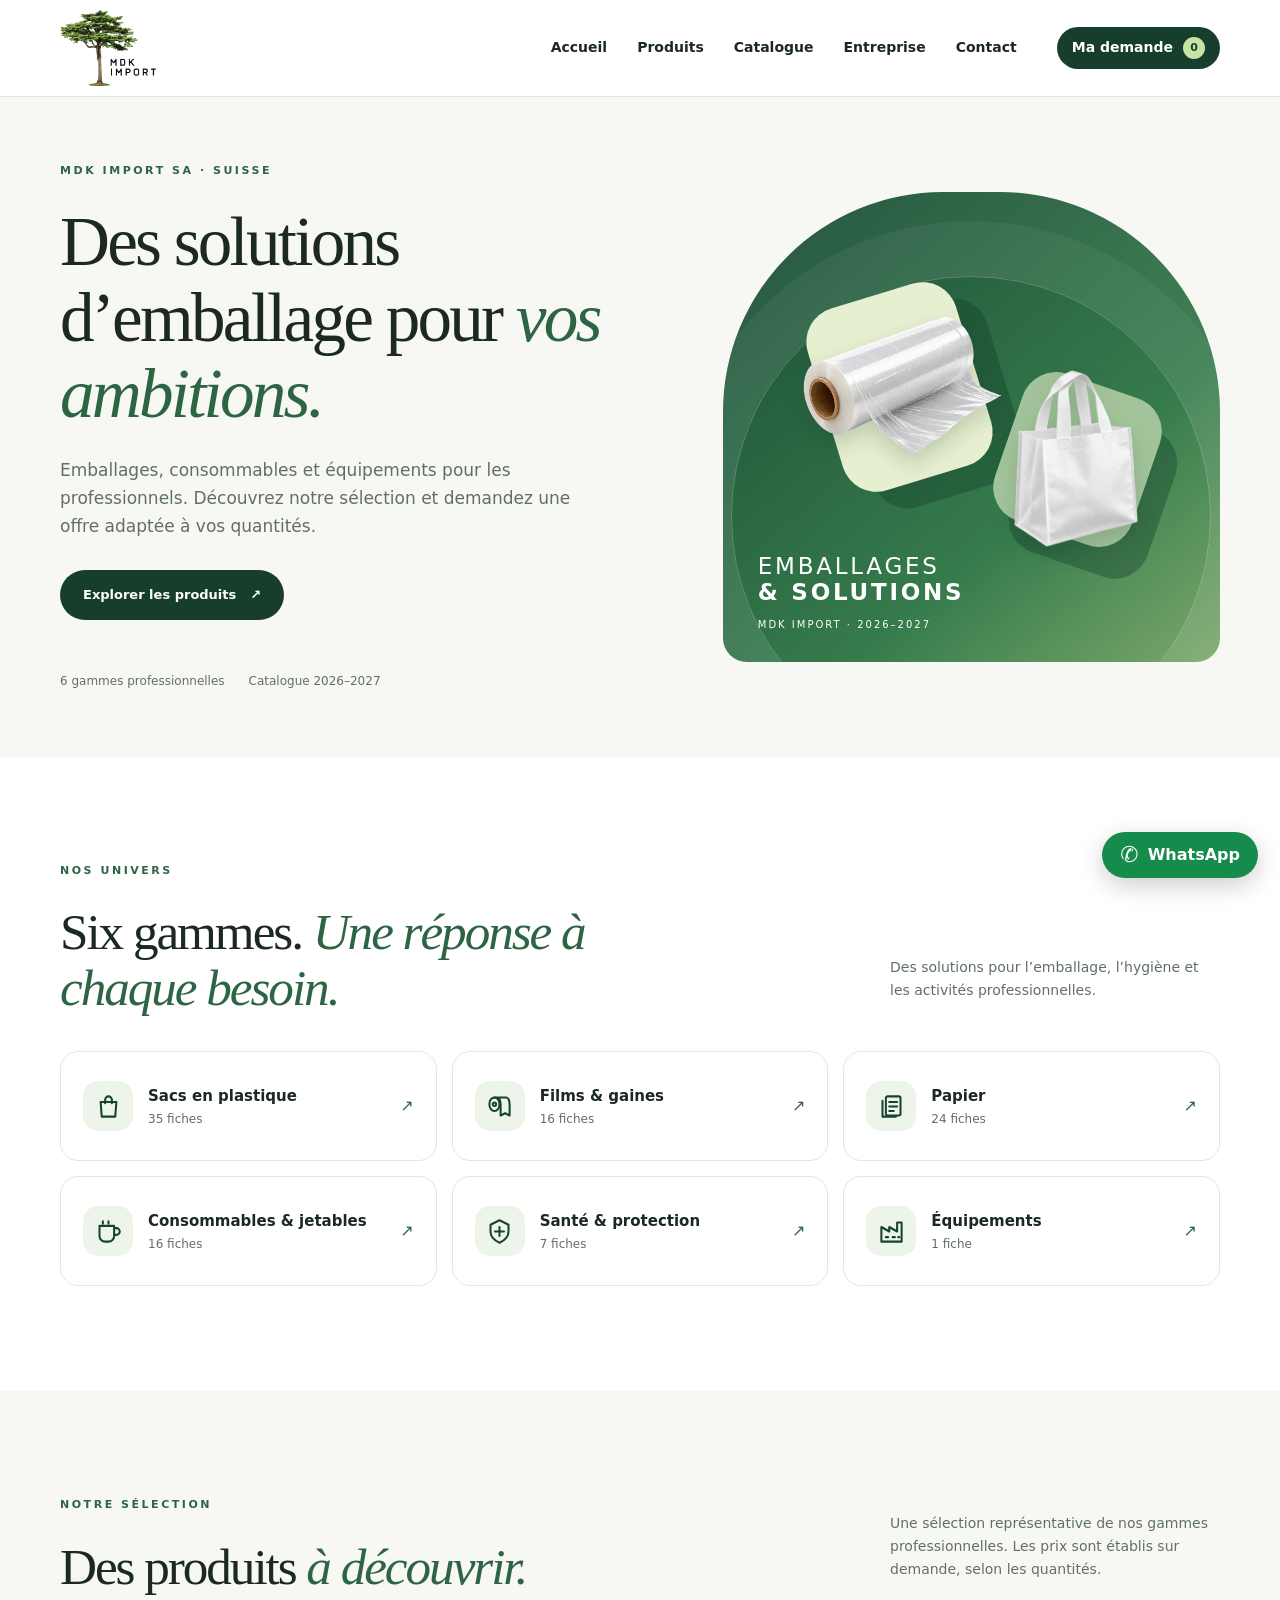
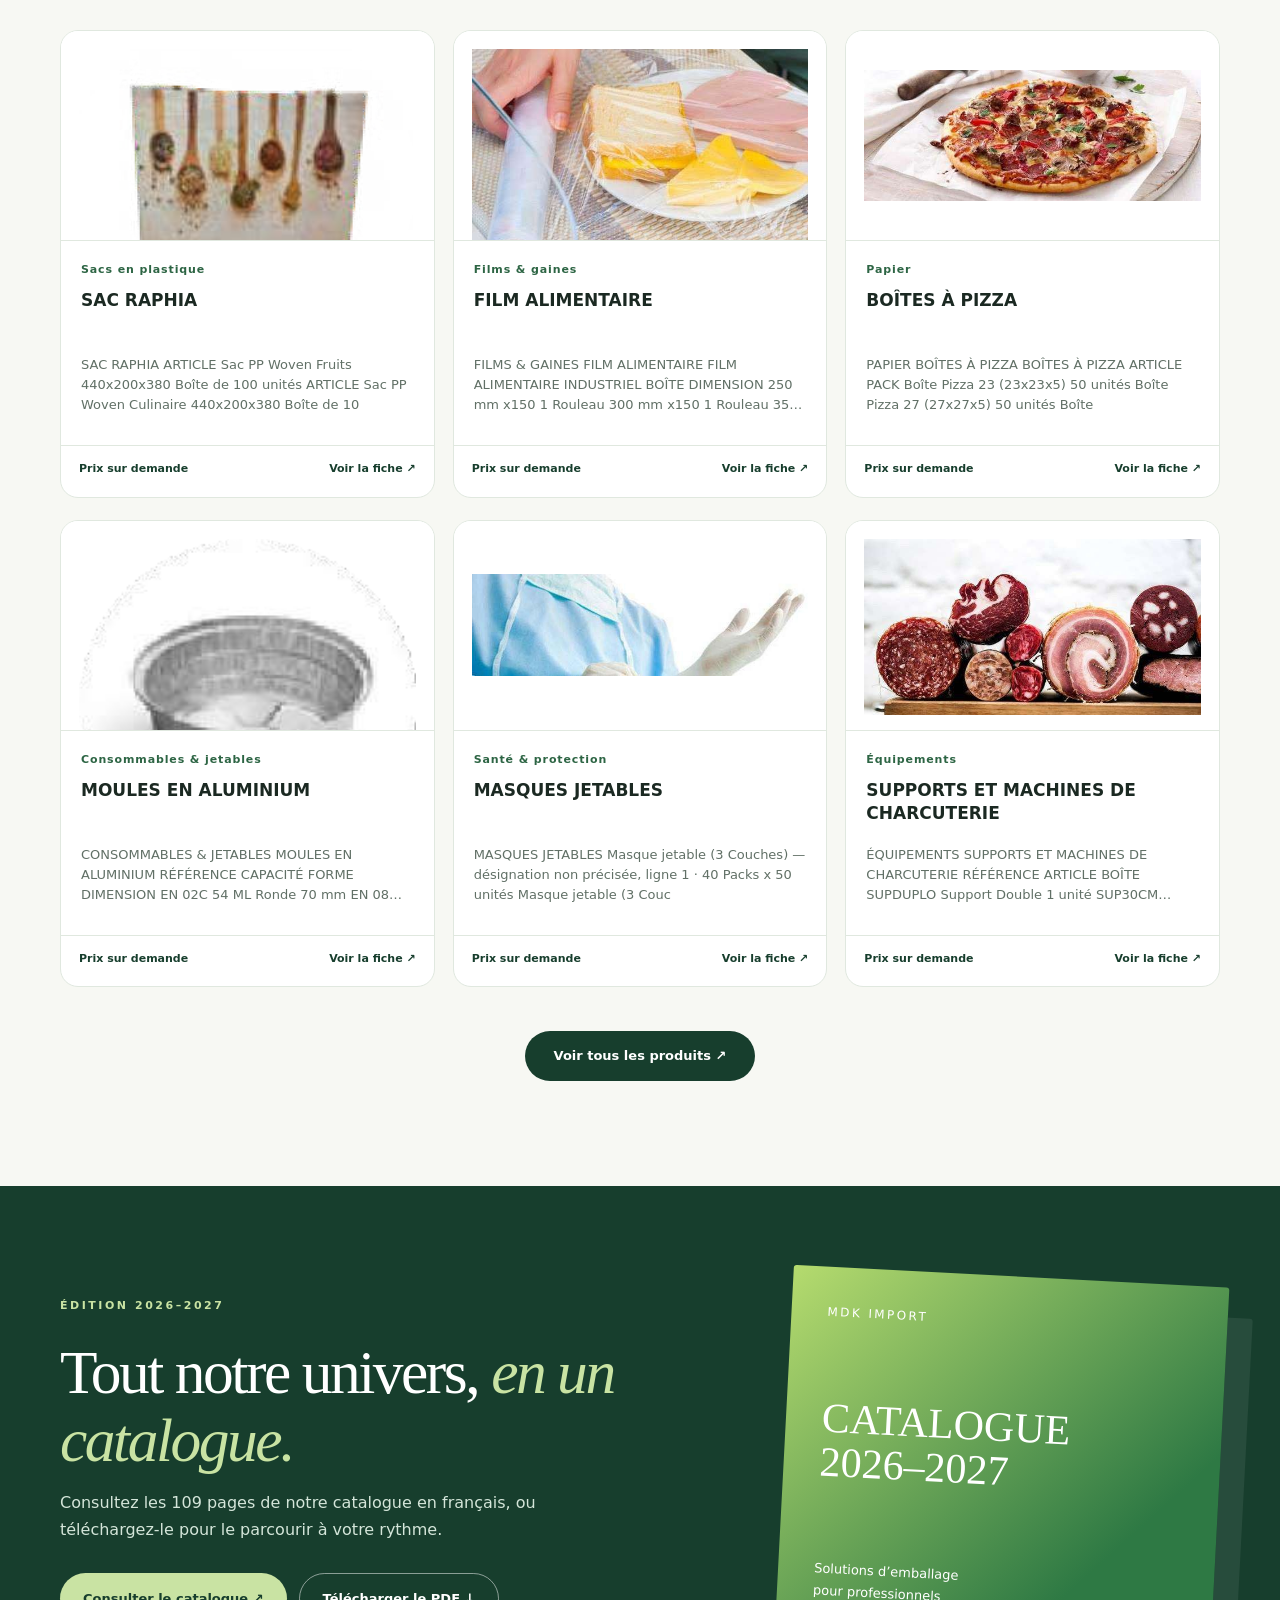
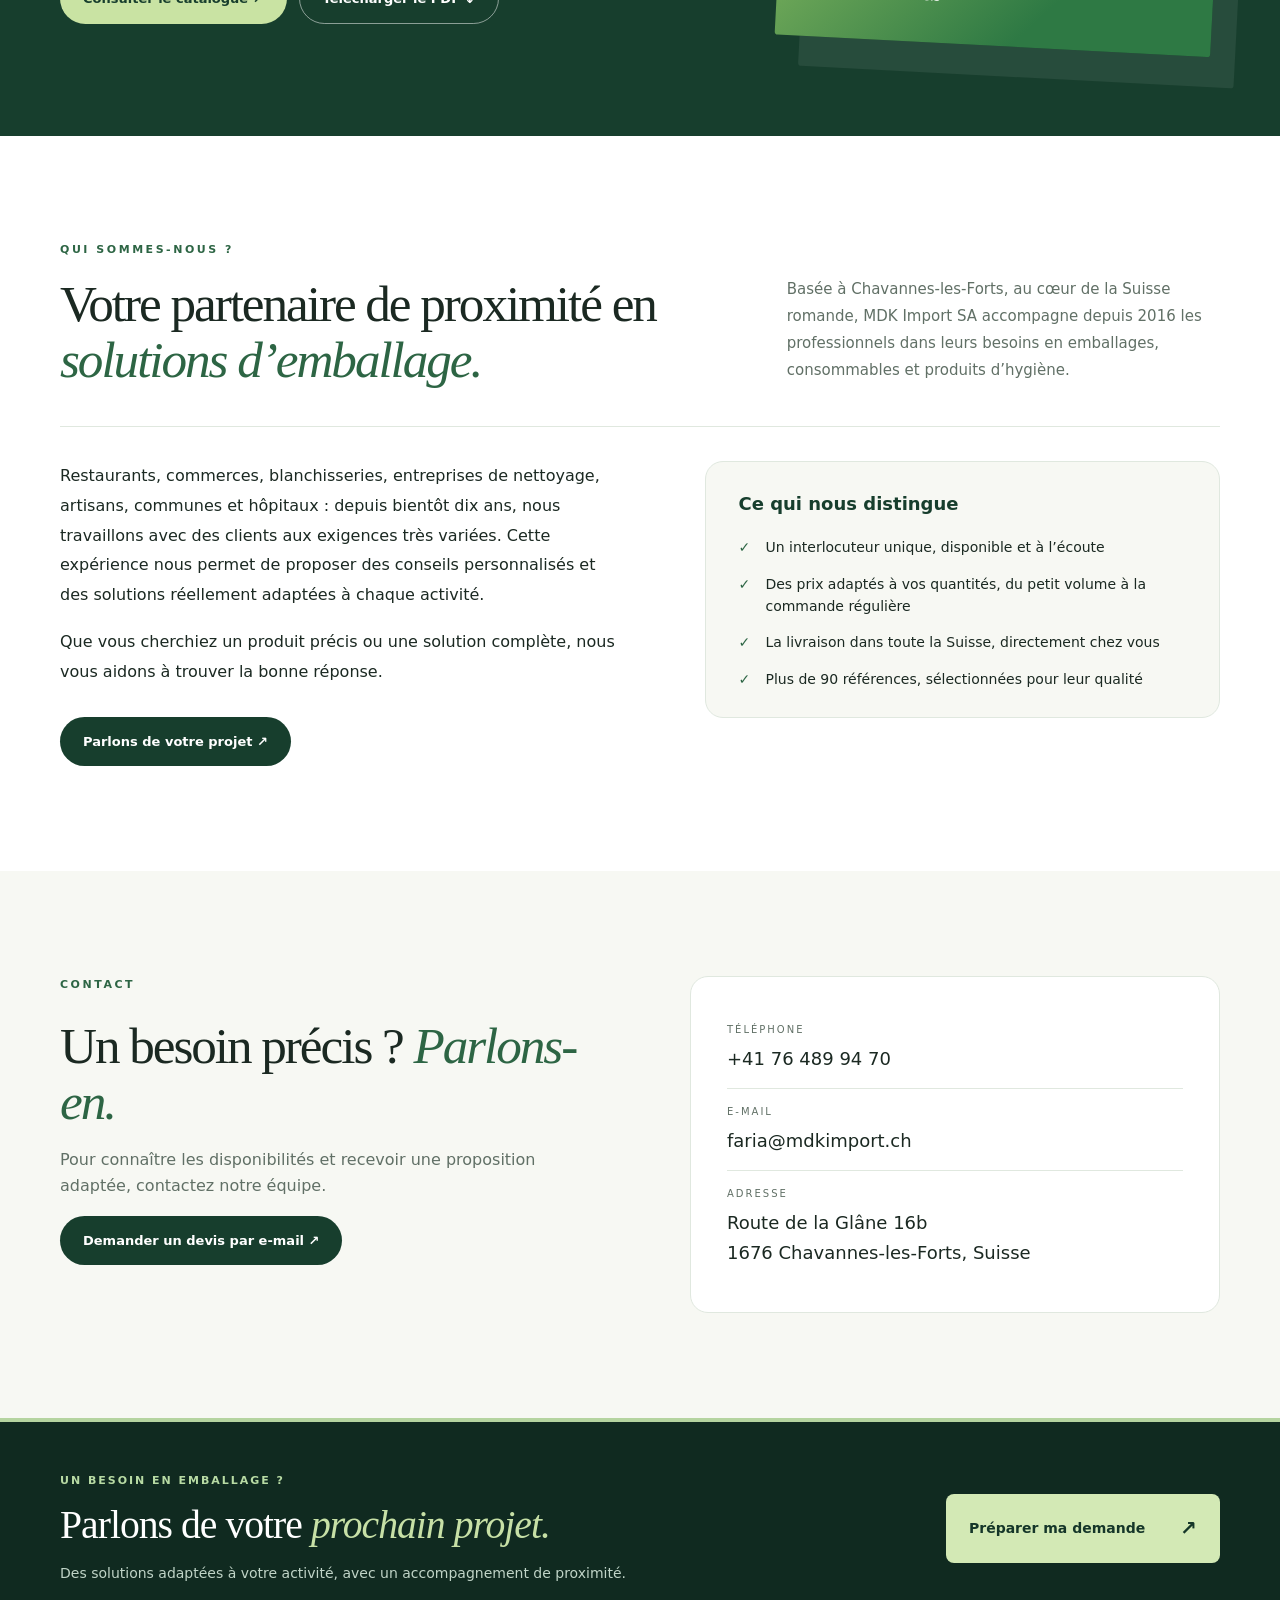
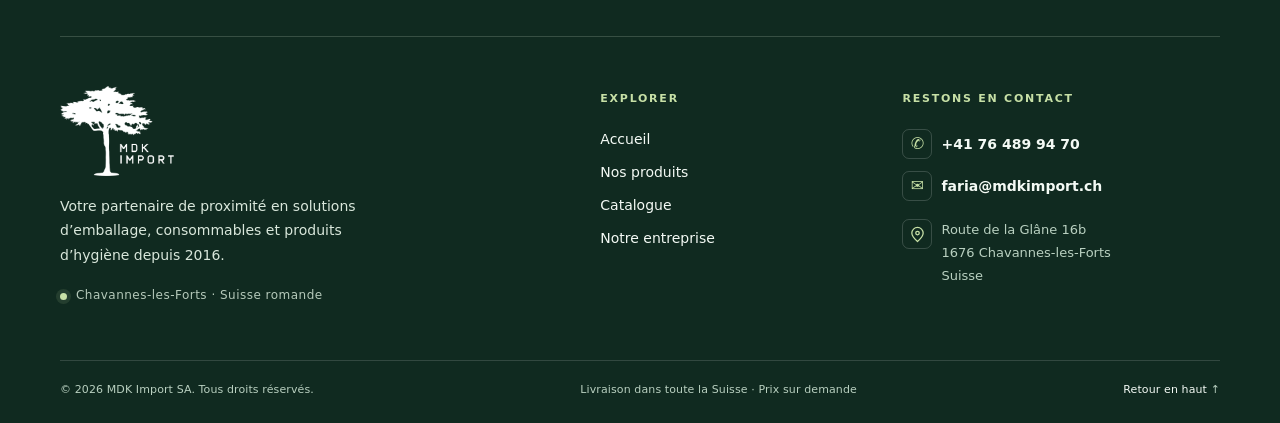
<file: index.html>
<!doctype html>
<html lang="fr"><head><meta charset="utf-8"><meta name="viewport" content="width=device-width,initial-scale=1"><meta name="robots" content="noindex"><title>MDK Import SA — Site officiel</title><meta http-equiv="refresh" content="0;url=nouveau-site/"><script>location.replace(new URL("nouveau-site/",location.href).href)</script></head><body><p><a href="nouveau-site/">Accéder au site MDK Import SA</a></p></body></html>
</file>
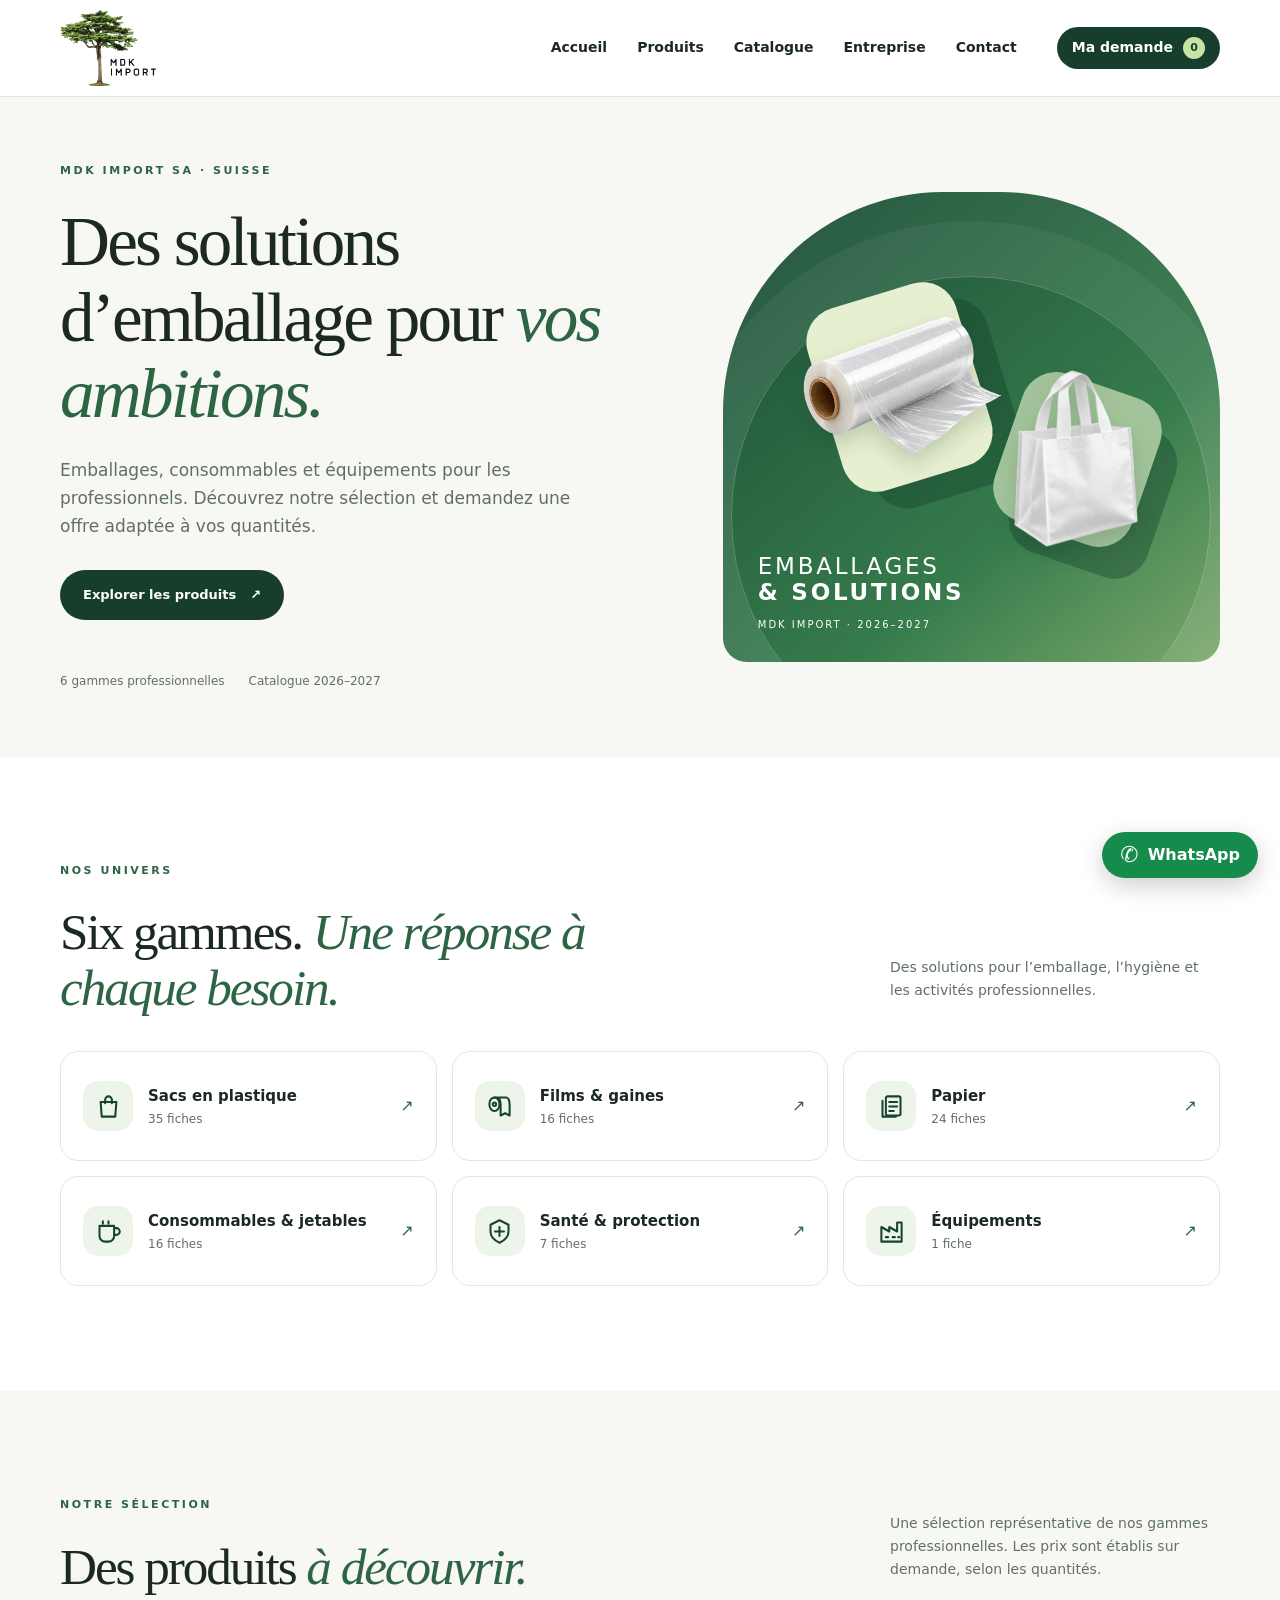
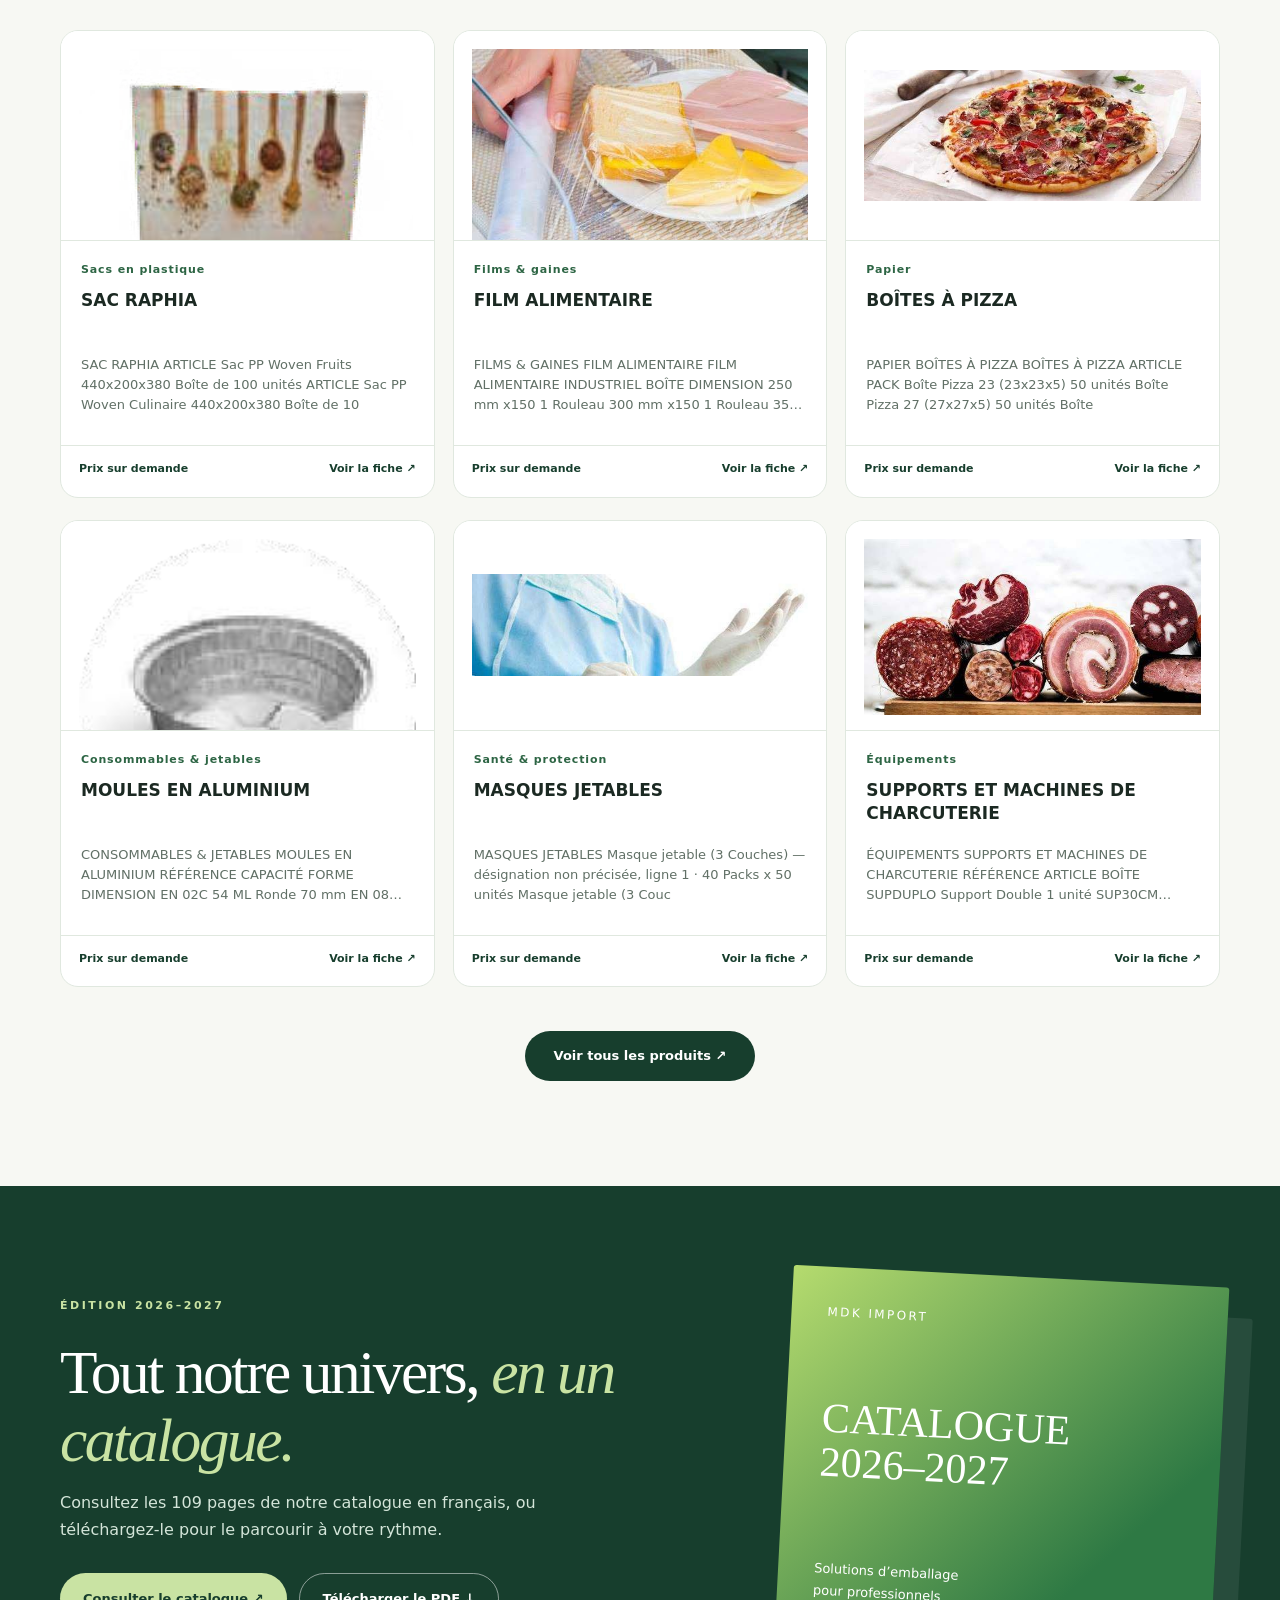
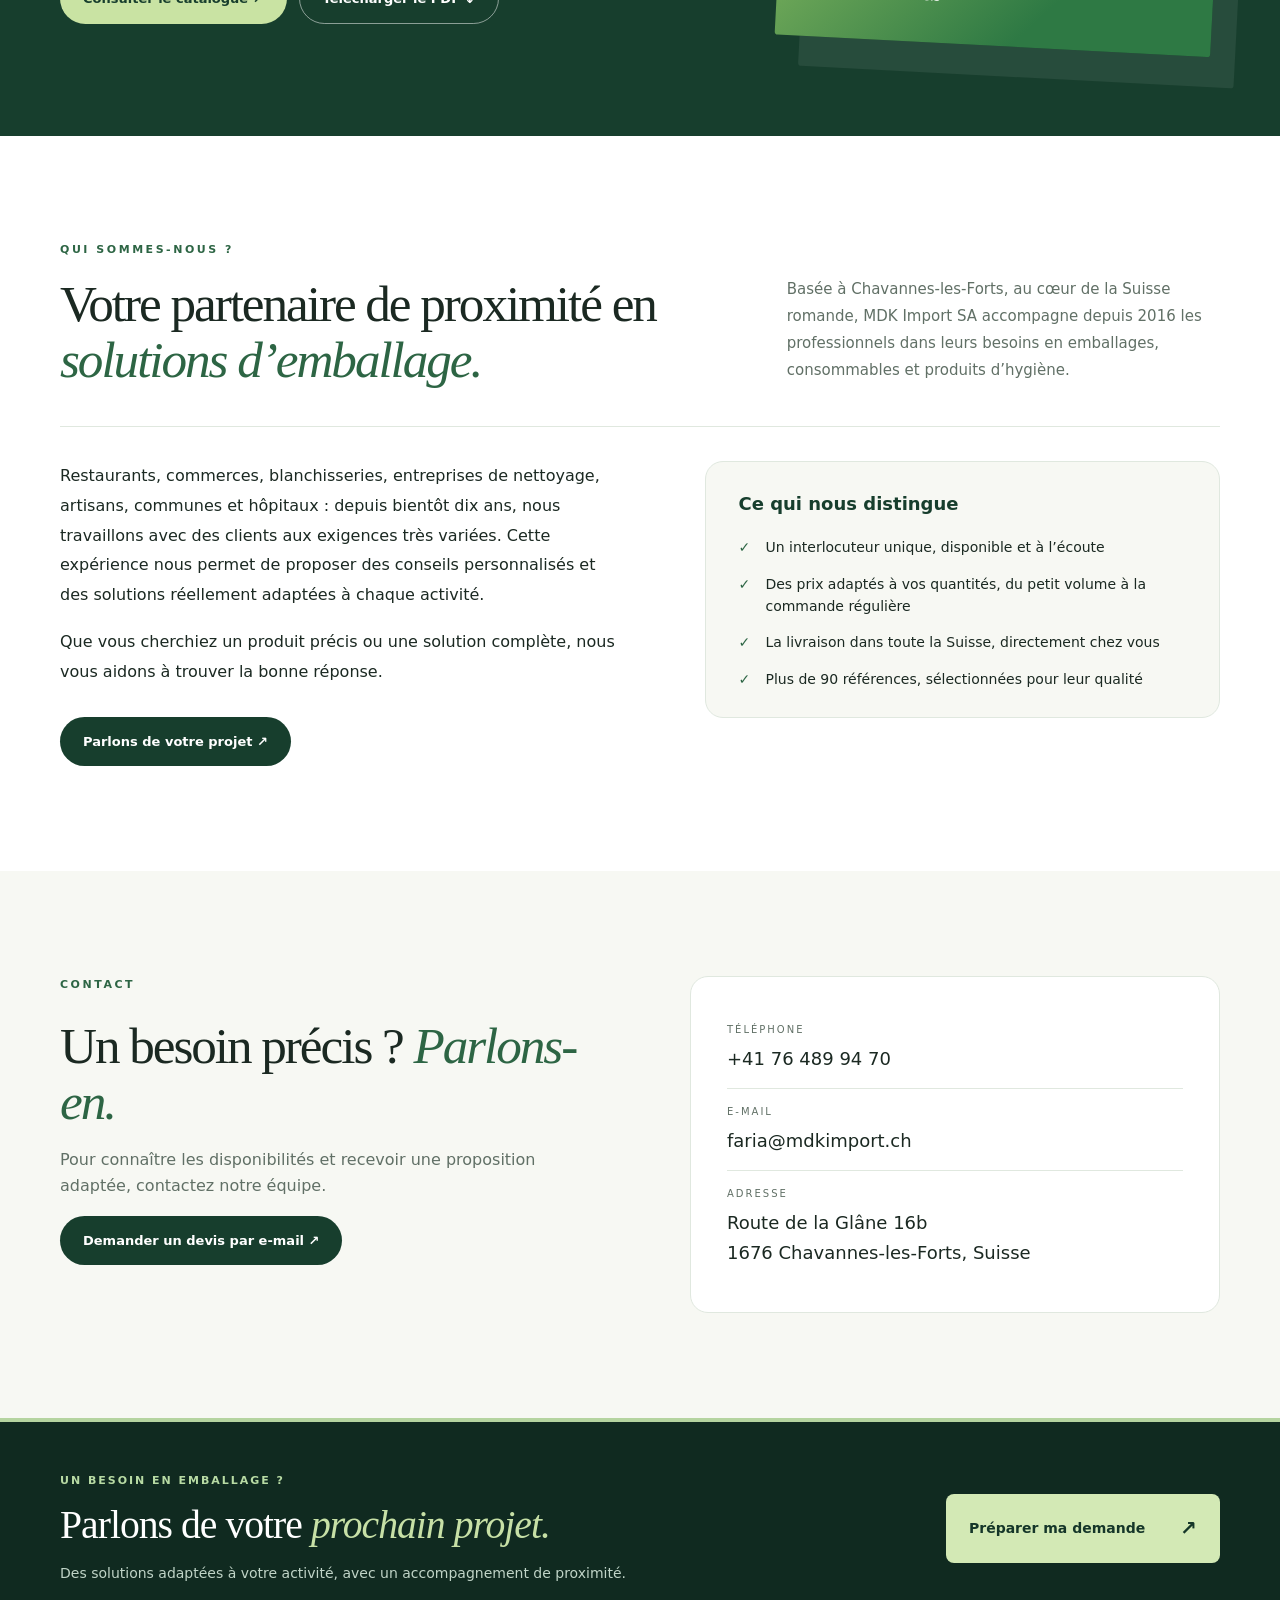
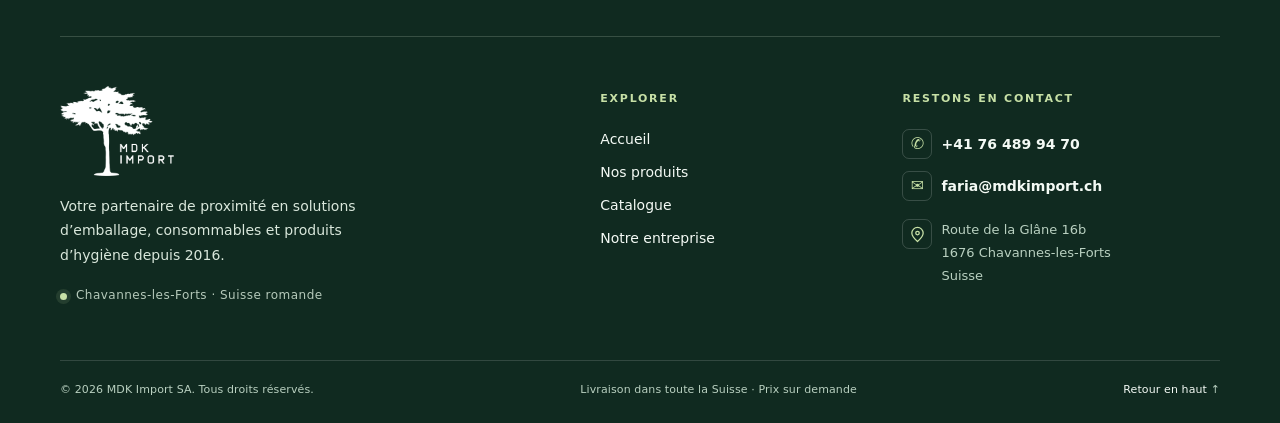
<file: nouveau-site/index.html>
<!doctype html>
<html lang="fr">
<head>
<meta charset="utf-8"><meta name="viewport" content="width=device-width,initial-scale=1">
<meta name="description" content="MDK Import SA — Solutions d’emballage pour professionnels. Découvrez nos gammes et demandez votre devis personnalisé.">
<title>MDK Import SA | Solutions d’emballage pour professionnels</title>
<link rel="icon" href="../img/logo.png"><link rel="stylesheet" href="style.css?v=20261023-30">
</head>
<body>
<a class="skip" href="#contenu">Aller au contenu</a>
<header class="header"><div class="container header-inner"><a class="brand" href="#accueil"><img src="../img/logo.png" alt="MDK Import SA" onerror="this.style.display='none'"></a><div class="header-mobile-actions"><a class="devis-nav devis-mobile" href="devis.html">Ma demande <span data-devis-count>0</span></a></div><button class="menu-toggle" id="menuToggle" aria-label="Ouvrir le menu" aria-expanded="false">☰</button><nav id="navigation" aria-label="Navigation principale"><a href="#accueil">Accueil</a><a href="produits.html">Produits</a><a href="#catalogue">Catalogue</a><a href="#entreprise">Entreprise</a><a href="#contact" class="header-contact">Contact</a><a class="devis-nav" href="devis.html">Ma demande <span data-devis-count>0</span></a></nav></div></header>
<main id="contenu">
<section class="hero" id="accueil"><div class="container hero-grid"><div><span class="eyebrow">MDK IMPORT SA · SUISSE</span><h1>Des solutions d’emballage pour <em>vos ambitions.</em></h1><p>Emballages, consommables et équipements pour les professionnels. Découvrez notre sélection et demandez une offre adaptée à vos quantités.</p><div class="hero-actions"><a class="btn primary" href="produits.html">Explorer les produits <span aria-hidden="true">↗</span></a></div><div class="hero-foot"><span>6 gammes professionnelles</span><span>Catalogue 2026–2027</span></div></div><div class="hero-art" aria-hidden="true"><div class="art-ring"></div><div class="art-shape shape-one"></div><div class="art-shape shape-two"></div><div class="art-caption">EMBALLAGES<br><strong>& SOLUTIONS</strong><span>MDK IMPORT · 2026–2027</span></div></div></div></section>
<section class="section categories" id="categories"><div class="container"><div class="section-head"><div><span class="eyebrow">NOS UNIVERS</span><h2>Six gammes. <em>Une réponse à chaque besoin.</em></h2></div><p>Des solutions pour l’emballage, l’hygiène et les activités professionnelles.</p></div><div class="category-grid" id="categoryGrid"><a class="category-card" href="produits.html?categorie=sacs"><span class="category-icon" aria-hidden="true"><svg viewBox="0 0 24 24" fill="none" stroke="currentColor" stroke-width="1.8" stroke-linecap="round" stroke-linejoin="round" aria-hidden="true"><path d="M5 8h14l-1 13H6L5 8Z"/><path d="M9 9V6a3 3 0 0 1 6 0v3"/></svg></span><span><strong>Sacs en plastique</strong><small>35 fiches</small></span><span class="category-arrow">↗</span></a><a class="category-card" href="produits.html?categorie=films"><span class="category-icon" aria-hidden="true"><svg viewBox="0 0 24 24" fill="none" stroke="currentColor" stroke-width="1.8" stroke-linecap="round" stroke-linejoin="round" aria-hidden="true"><ellipse cx="7.5" cy="10" rx="4.5" ry="6"/><circle cx="7.5" cy="10" r="1.5"/><path d="M7.5 4H18c1.7 0 3 2.7 3 6v10l-4-2-4 2V10c0-3.3-1.3-6-3-6"/></svg></span><span><strong>Films & gaines</strong><small>16 fiches</small></span><span class="category-arrow">↗</span></a><a class="category-card" href="produits.html?categorie=papier"><span class="category-icon" aria-hidden="true"><svg viewBox="0 0 24 24" fill="none" stroke="currentColor" stroke-width="1.8" stroke-linecap="round" stroke-linejoin="round" aria-hidden="true"><rect x="7" y="3" width="13" height="17" rx="1.5"/><path d="M4 7v14h12"/><path d="M10 8h7M10 12h7M10 16h4"/></svg></span><span><strong>Papier</strong><small>24 fiches</small></span><span class="category-arrow">↗</span></a><a class="category-card" href="produits.html?categorie=jetables"><span class="category-icon" aria-hidden="true"><svg viewBox="0 0 24 24" fill="none" stroke="currentColor" stroke-width="1.8" stroke-linecap="round" stroke-linejoin="round" aria-hidden="true"><path d="M4 7h13v9a5 5 0 0 1-5 5H9a5 5 0 0 1-5-5V7Z"/><path d="M17 9h2a3 3 0 0 1 0 6h-2"/><path d="M7 3v2M12 3v2"/></svg></span><span><strong>Consommables & jetables</strong><small>16 fiches</small></span><span class="category-arrow">↗</span></a><a class="category-card" href="produits.html?categorie=sante"><span class="category-icon" aria-hidden="true"><svg viewBox="0 0 24 24" fill="none" stroke="currentColor" stroke-width="1.8" stroke-linecap="round" stroke-linejoin="round" aria-hidden="true"><path d="M12 2 4 6v6c0 5 3.5 8 8 10 4.5-2 8-5 8-10V6z"/><path d="M12 8v8M8 12h8"/></svg></span><span><strong>Santé & protection</strong><small>7 fiches</small></span><span class="category-arrow">↗</span></a><a class="category-card" href="produits.html?categorie=equipements"><span class="category-icon" aria-hidden="true"><svg viewBox="0 0 24 24" fill="none" stroke="currentColor" stroke-width="1.8" stroke-linecap="round" stroke-linejoin="round" aria-hidden="true"><path d="M3 21V8l7 4V8l7 4V4h4v17H3Z"/><path d="M7 17h2M13 17h2M18 17h1"/></svg></span><span><strong>Équipements</strong><small>1 fiche</small></span><span class="category-arrow">↗</span></a></div></div></section>
<section class="section featured-section" id="selection"><div class="container"><div class="section-head"><div><span class="eyebrow">NOTRE SÉLECTION</span><h2>Des produits <em>à découvrir.</em></h2></div><p>Une sélection représentative de nos gammes professionnelles. Les prix sont établis sur demande, selon les quantités.</p></div><div class="product-grid featured-grid" id="featuredGrid"></div><div class="featured-actions"><a class="btn primary" href="produits.html">Voir tous les produits ↗</a></div></div></section><section class="catalogue-section" id="catalogue"><div class="container catalogue-grid"><div><span class="eyebrow light">ÉDITION 2026–2027</span><h2>Tout notre univers, <em>en un catalogue.</em></h2><p>Consultez les 109 pages de notre catalogue en français, ou téléchargez-le pour le parcourir à votre rythme.</p><div class="hero-actions"><a class="btn pale" href="MDKimport-Catalogue-2026-2027-FR.pdf" target="_blank" rel="noopener">Consulter le catalogue ↗</a><a class="btn outline-light" href="MDKimport-Catalogue-2026-2027-FR.pdf" download>Télécharger le PDF ↓</a></div></div><div class="catalogue-cover"><span>MDK IMPORT</span><strong>CATALOGUE<br>2026–2027</strong><small>Solutions d’emballage<br>pour professionnels</small></div></div></section>
<section class="section about about-redesign" id="entreprise"><div class="container"><div class="about-intro"><span class="eyebrow">QUI SOMMES-NOUS ?</span><h2>Votre partenaire de proximité en <em>solutions d’emballage.</em></h2><p>Basée à Chavannes-les-Forts, au cœur de la Suisse romande, MDK Import SA accompagne depuis 2016 les professionnels dans leurs besoins en emballages, consommables et produits d’hygiène.</p></div><div class="about-story"><div class="about-story-text"><p>Restaurants, commerces, blanchisseries, entreprises de nettoyage, artisans, communes et hôpitaux : depuis bientôt dix ans, nous travaillons avec des clients aux exigences très variées. Cette expérience nous permet de proposer des conseils personnalisés et des solutions réellement adaptées à chaque activité.</p><p>Que vous cherchiez un produit précis ou une solution complète, nous vous aidons à trouver la bonne réponse.</p><a class="btn primary" href="#contact">Parlons de votre projet ↗</a></div><div class="about-values"><h3>Ce qui nous distingue</h3><ul class="about-benefits"><li>Un interlocuteur unique, disponible et à l’écoute</li><li>Des prix adaptés à vos quantités, du petit volume à la commande régulière</li><li>La livraison dans toute la Suisse, directement chez vous</li><li>Plus de 90 références, sélectionnées pour leur qualité</li></ul></div></div></div></section>
<section class="section contact" id="contact"><div class="container contact-grid"><div><span class="eyebrow">CONTACT</span><h2>Un besoin précis ? <em>Parlons-en.</em></h2><p>Pour connaître les disponibilités et recevoir une proposition adaptée, contactez notre équipe.</p><a class="btn primary" href="mailto:faria@mdkimport.ch?subject=Demande%20de%20devis%20-%20MDK%20Import">Demander un devis par e-mail ↗</a></div><div class="contact-panel"><div><small>TÉLÉPHONE</small><a href="tel:+41764899470">+41 76 489 94 70</a></div><div><small>E-MAIL</small><a href="mailto:faria@mdkimport.ch">faria@mdkimport.ch</a></div><div><small>ADRESSE</small><span>Route de la Glâne 16b<br>1676 Chavannes-les-Forts, Suisse</span></div></div></div></section>
</main>
<footer class="site-footer" id="pied-de-page"><div class="container"><div class="footer-cta"><div><span class="footer-kicker">UN BESOIN EN EMBALLAGE ?</span><h2>Parlons de votre <em>prochain projet.</em></h2><p>Des solutions adaptées à votre activité, avec un accompagnement de proximité.</p></div><a class="footer-cta-button" href="devis.html">Préparer ma demande <span aria-hidden="true">↗</span></a></div><div class="footer-main"><div class="footer-about"><a class="footer-brand" href="index.html" aria-label="MDK Import SA — Accueil"><img src="../img/logo.png" alt="MDK Import SA"></a><p>Votre partenaire de proximité en solutions d’emballage, consommables et produits d’hygiène depuis 2016.</p><span class="footer-location"><span class="footer-location-dot" aria-hidden="true"></span>Chavannes-les-Forts · Suisse romande</span></div><nav class="footer-column" aria-label="Navigation de pied de page"><h2>Explorer</h2><a href="index.html">Accueil <span aria-hidden="true">↗</span></a><a href="produits.html">Nos produits <span aria-hidden="true">↗</span></a><a href="index.html#catalogue">Catalogue <span aria-hidden="true">↗</span></a><a href="index.html#entreprise">Notre entreprise <span aria-hidden="true">↗</span></a></nav><div class="footer-column footer-contact"><h2>Restons en contact</h2><a class="footer-contact-link" href="tel:+41764899470"><span class="footer-contact-icon" aria-hidden="true">✆</span>+41 76 489 94 70</a><a class="footer-contact-link" href="mailto:faria@mdkimport.ch"><span class="footer-contact-icon" aria-hidden="true">✉</span>faria@mdkimport.ch</a><div class="footer-address"><span class="footer-contact-icon" aria-hidden="true"><svg viewBox="0 0 24 24" fill="none" stroke="currentColor" stroke-width="1.8" stroke-linecap="round" stroke-linejoin="round"><path d="M20 10c0 5-8 12-8 12S4 15 4 10a8 8 0 1 1 16 0Z"/><circle cx="12" cy="10" r="2.5"/></svg></span><address>Route de la Glâne 16b<br>1676 Chavannes-les-Forts<br>Suisse</address></div></div></div><div class="footer-bottom"><span>© <span id="year"></span> MDK Import SA. Tous droits réservés.</span><span>Livraison dans toute la Suisse · Prix sur demande</span><a href="#contenu">Retour en haut <span aria-hidden="true">↑</span></a></div></div></footer>
<dialog id="productDialog" aria-labelledby="dialogTitle"><button class="dialog-close" id="dialogClose" aria-label="Fermer">×</button><div id="dialogContent"></div></dialog>



<script>
document.getElementById('year').textContent=new Date().getFullYear();
const menu=document.getElementById('menuToggle'),nav=document.getElementById('navigation');
menu.addEventListener('click',()=>{const open=nav.classList.toggle('open');menu.setAttribute('aria-expanded',String(open))});
nav.addEventListener('click',e=>{if(e.target.closest('a')){nav.classList.remove('open');menu.setAttribute('aria-expanded','false')}});
</script><script src="catalogue-data.js?v=20261024-1" defer></script><script src="featured.js?v=20261023-7" defer></script><script src="devis.js?v=20261024-1" defer></script><a class="whatsapp-float" href="https://wa.me/41764899470" target="_blank" rel="noopener noreferrer" aria-label="Contacter MDK Import sur WhatsApp"><span aria-hidden="true">✆</span><span>WhatsApp</span></a></body></html>
</file>
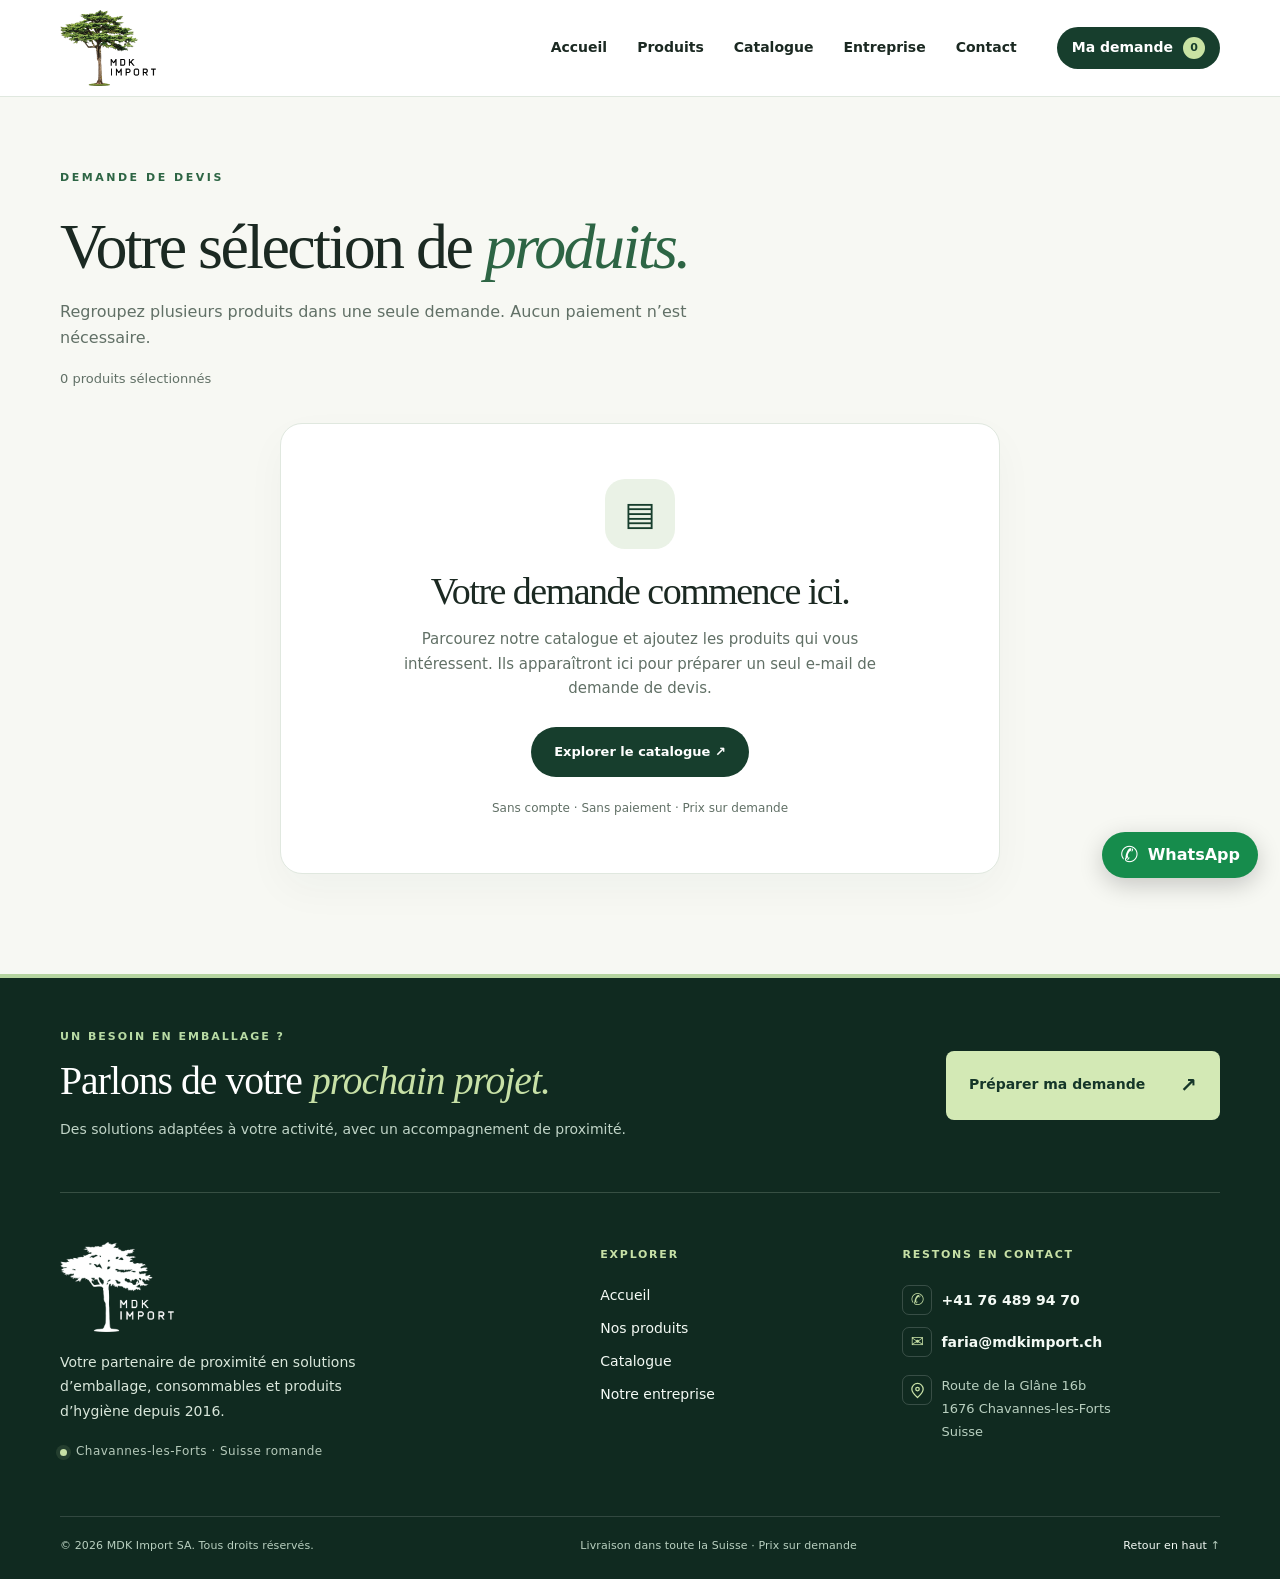
<file: nouveau-site/devis.html>
<!doctype html><html lang="fr"><head><meta charset="utf-8"><meta name="viewport" content="width=device-width,initial-scale=1"><meta name="description" content="Préparez votre demande de devis MDK Import pour plusieurs produits."><title>Ma demande de devis | MDK Import SA</title><link rel="icon" href="../img/logo.png"><link rel="stylesheet" href="style.css?v=20261023-30"></head><body><a class="skip" href="#contenu">Aller au contenu</a><header class="header"><div class="container header-inner"><a class="brand" href="index.html"><img src="../img/logo.png" alt="MDK Import SA"></a><div class="header-mobile-actions"><a class="devis-nav devis-mobile" href="devis.html">Ma demande <span data-devis-count>0</span></a></div><button class="menu-toggle" id="menuToggle" aria-label="Ouvrir le menu" aria-expanded="false">☰</button><nav id="navigation" aria-label="Navigation principale"><a href="index.html">Accueil</a><a href="produits.html">Produits</a><a href="index.html#catalogue">Catalogue</a><a href="index.html#entreprise">Entreprise</a><a class="header-contact" href="index.html#contact">Contact</a><a class="devis-nav" href="devis.html">Ma demande <span data-devis-count>0</span></a></nav></div></header><main id="contenu"><section class="section devis-page"><div class="container"><span class="eyebrow">DEMANDE DE DEVIS</span><h1>Votre sélection de <em>produits.</em></h1><p class="devis-intro">Regroupez plusieurs produits dans une seule demande. Aucun paiement n’est nécessaire.</p><p id="devisTotal" class="results" aria-live="polite"></p><div id="devisEmpty" class="devis-empty" hidden><div class="devis-empty-icon" aria-hidden="true">▤</div><h2>Votre demande commence ici.</h2><p>Parcourez notre catalogue et ajoutez les produits qui vous intéressent. Ils apparaîtront ici pour préparer un seul e-mail de demande de devis.</p><a class="btn primary" href="produits.html">Explorer le catalogue ↗</a><span class="devis-empty-note">Sans compte · Sans paiement · Prix sur demande</span></div><div id="devisItems"></div><form id="devisForm" hidden><h2>Finaliser <em>votre demande.</em></h2><div class="devis-contact-grid"><label>Votre nom<input id="devisName" autocomplete="name" placeholder="Nom et prénom"></label><label>Entreprise<input id="devisCompany" autocomplete="organization" placeholder="Nom de l’entreprise"></label><label>E-mail ou téléphone<input id="devisContact" placeholder="Vos coordonnées"></label></div><label>Informations complémentaires<textarea id="devisNotes" rows="4" placeholder="Informations utiles pour préparer votre offre…"></textarea></label><p id="devisWarning" class="devis-warning" hidden></p><p class="devis-disclaimer">Le bouton ouvre votre logiciel de messagerie avec les produits et quantités préremplis. Vérifiez le message et cliquez sur Envoyer dans votre messagerie.</p><div class="devis-actions"><a class="btn secondary" href="produits.html">← Ajouter d’autres produits</a><button type="submit" class="btn primary">Préparer l’e-mail de devis ↗</button></div></form></div></section></main><footer class="site-footer" id="pied-de-page"><div class="container"><div class="footer-cta"><div><span class="footer-kicker">UN BESOIN EN EMBALLAGE ?</span><h2>Parlons de votre <em>prochain projet.</em></h2><p>Des solutions adaptées à votre activité, avec un accompagnement de proximité.</p></div><a class="footer-cta-button" href="devis.html">Préparer ma demande <span aria-hidden="true">↗</span></a></div><div class="footer-main"><div class="footer-about"><a class="footer-brand" href="index.html" aria-label="MDK Import SA — Accueil"><img src="../img/logo.png" alt="MDK Import SA"></a><p>Votre partenaire de proximité en solutions d’emballage, consommables et produits d’hygiène depuis 2016.</p><span class="footer-location"><span class="footer-location-dot" aria-hidden="true"></span>Chavannes-les-Forts · Suisse romande</span></div><nav class="footer-column" aria-label="Navigation de pied de page"><h2>Explorer</h2><a href="index.html">Accueil <span aria-hidden="true">↗</span></a><a href="produits.html">Nos produits <span aria-hidden="true">↗</span></a><a href="index.html#catalogue">Catalogue <span aria-hidden="true">↗</span></a><a href="index.html#entreprise">Notre entreprise <span aria-hidden="true">↗</span></a></nav><div class="footer-column footer-contact"><h2>Restons en contact</h2><a class="footer-contact-link" href="tel:+41764899470"><span class="footer-contact-icon" aria-hidden="true">✆</span>+41 76 489 94 70</a><a class="footer-contact-link" href="mailto:faria@mdkimport.ch"><span class="footer-contact-icon" aria-hidden="true">✉</span>faria@mdkimport.ch</a><div class="footer-address"><span class="footer-contact-icon" aria-hidden="true"><svg viewBox="0 0 24 24" fill="none" stroke="currentColor" stroke-width="1.8" stroke-linecap="round" stroke-linejoin="round"><path d="M20 10c0 5-8 12-8 12S4 15 4 10a8 8 0 1 1 16 0Z"/><circle cx="12" cy="10" r="2.5"/></svg></span><address>Route de la Glâne 16b<br>1676 Chavannes-les-Forts<br>Suisse</address></div></div></div><div class="footer-bottom"><span>© <span id="year"></span> MDK Import SA. Tous droits réservés.</span><span>Livraison dans toute la Suisse · Prix sur demande</span><a href="#contenu">Retour en haut <span aria-hidden="true">↑</span></a></div></div></footer><script src="catalogue-data.js?v=20261024-1" defer></script><script src="pdf-tables.js?v=20261024-1" defer></script><script src="devis.js?v=20261024-1" defer></script><script defer>document.getElementById("year").textContent=new Date().getFullYear();const menu=document.getElementById("menuToggle"),nav=document.getElementById("navigation");menu.addEventListener("click",()=>{const open=nav.classList.toggle("open");menu.setAttribute("aria-expanded",String(open))});</script><a class="whatsapp-float" href="https://wa.me/41764899470" target="_blank" rel="noopener noreferrer" aria-label="Contacter MDK Import sur WhatsApp"><span aria-hidden="true">✆</span><span>WhatsApp</span></a></body></html>
</file>
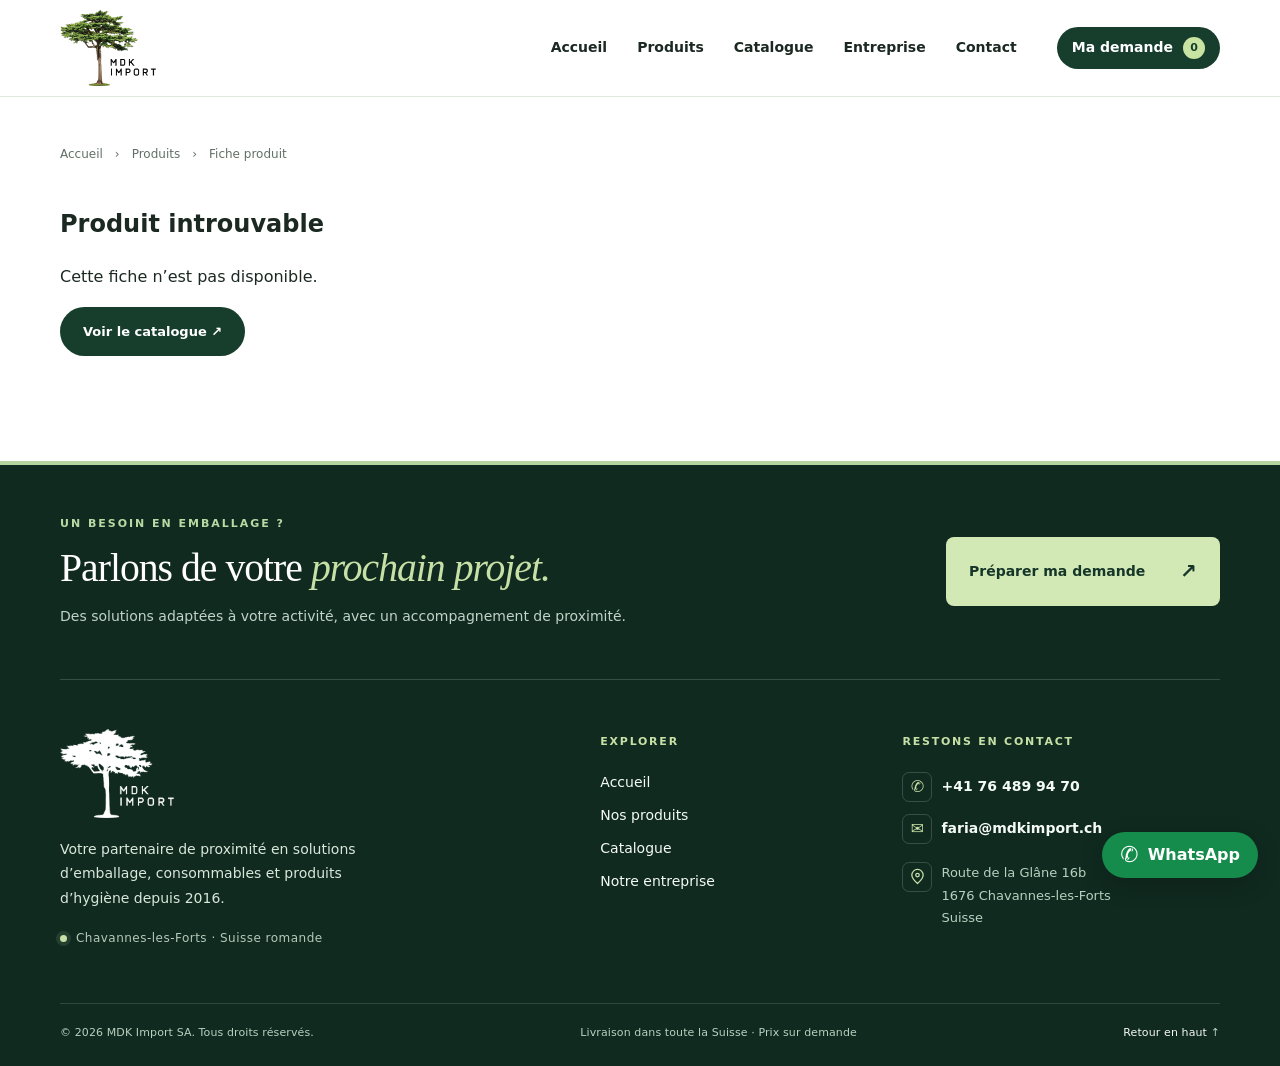
<file: nouveau-site/produit.html>
<!doctype html>
<html lang="fr">
<head><meta charset="utf-8"><meta name="viewport" content="width=device-width,initial-scale=1">
<meta name="description" content="Découvrez les produits MDK Import SA, leurs caractéristiques et demandez votre devis personnalisé.">
<title>Fiche produit | MDK Import SA</title><link rel="icon" href="../img/logo.png"><link rel="stylesheet" href="style.css?v=20261023-30"></head>
<body>
<a class="skip" href="#contenu">Aller au contenu</a>
<header class="header"><div class="container header-inner"><a class="brand" href="index.html"><img src="../img/logo.png" alt="MDK Import SA"></a><div class="header-mobile-actions"><a class="devis-nav devis-mobile" href="devis.html">Ma demande <span data-devis-count>0</span></a></div><button class="menu-toggle" id="menuToggle" aria-label="Ouvrir le menu" aria-expanded="false">☰</button><nav id="navigation" aria-label="Navigation principale"><a href="index.html">Accueil</a><a href="produits.html">Produits</a><a href="index.html#catalogue">Catalogue</a><a href="index.html#entreprise">Entreprise</a><a href="index.html#contact" class="header-contact">Contact</a><a class="devis-nav" href="devis.html">Ma demande <span data-devis-count>0</span></a></nav></div></header>
<main id="contenu"><section class="section detail-page"><div class="container"><nav class="detail-breadcrumb" aria-label="Fil d’Ariane"><a href="index.html">Accueil</a><span>›</span><a href="produits.html">Produits</a><span>›</span><span id="crumbName">Fiche produit</span></nav><div id="productDetail" aria-live="polite"><p>Chargement du produit…</p></div></div></section></main>
<footer class="site-footer" id="pied-de-page"><div class="container"><div class="footer-cta"><div><span class="footer-kicker">UN BESOIN EN EMBALLAGE ?</span><h2>Parlons de votre <em>prochain projet.</em></h2><p>Des solutions adaptées à votre activité, avec un accompagnement de proximité.</p></div><a class="footer-cta-button" href="devis.html">Préparer ma demande <span aria-hidden="true">↗</span></a></div><div class="footer-main"><div class="footer-about"><a class="footer-brand" href="index.html" aria-label="MDK Import SA — Accueil"><img src="../img/logo.png" alt="MDK Import SA"></a><p>Votre partenaire de proximité en solutions d’emballage, consommables et produits d’hygiène depuis 2016.</p><span class="footer-location"><span class="footer-location-dot" aria-hidden="true"></span>Chavannes-les-Forts · Suisse romande</span></div><nav class="footer-column" aria-label="Navigation de pied de page"><h2>Explorer</h2><a href="index.html">Accueil <span aria-hidden="true">↗</span></a><a href="produits.html">Nos produits <span aria-hidden="true">↗</span></a><a href="index.html#catalogue">Catalogue <span aria-hidden="true">↗</span></a><a href="index.html#entreprise">Notre entreprise <span aria-hidden="true">↗</span></a></nav><div class="footer-column footer-contact"><h2>Restons en contact</h2><a class="footer-contact-link" href="tel:+41764899470"><span class="footer-contact-icon" aria-hidden="true">✆</span>+41 76 489 94 70</a><a class="footer-contact-link" href="mailto:faria@mdkimport.ch"><span class="footer-contact-icon" aria-hidden="true">✉</span>faria@mdkimport.ch</a><div class="footer-address"><span class="footer-contact-icon" aria-hidden="true"><svg viewBox="0 0 24 24" fill="none" stroke="currentColor" stroke-width="1.8" stroke-linecap="round" stroke-linejoin="round"><path d="M20 10c0 5-8 12-8 12S4 15 4 10a8 8 0 1 1 16 0Z"/><circle cx="12" cy="10" r="2.5"/></svg></span><address>Route de la Glâne 16b<br>1676 Chavannes-les-Forts<br>Suisse</address></div></div></div><div class="footer-bottom"><span>© <span id="year"></span> MDK Import SA. Tous droits réservés.</span><span>Livraison dans toute la Suisse · Prix sur demande</span><a href="#contenu">Retour en haut <span aria-hidden="true">↑</span></a></div></div></footer>
<script src="catalogue-data.js?v=20261024-1" defer></script><script src="pdf-tables.js?v=20261024-1" defer></script><script src="product-detail.js?v=20261023-8" defer></script>
<script src="devis.js?v=20261024-1" defer></script><a class="whatsapp-float" href="https://wa.me/41764899470" target="_blank" rel="noopener noreferrer" aria-label="Contacter MDK Import sur WhatsApp"><span aria-hidden="true">✆</span><span>WhatsApp</span></a></body></html>
</file>
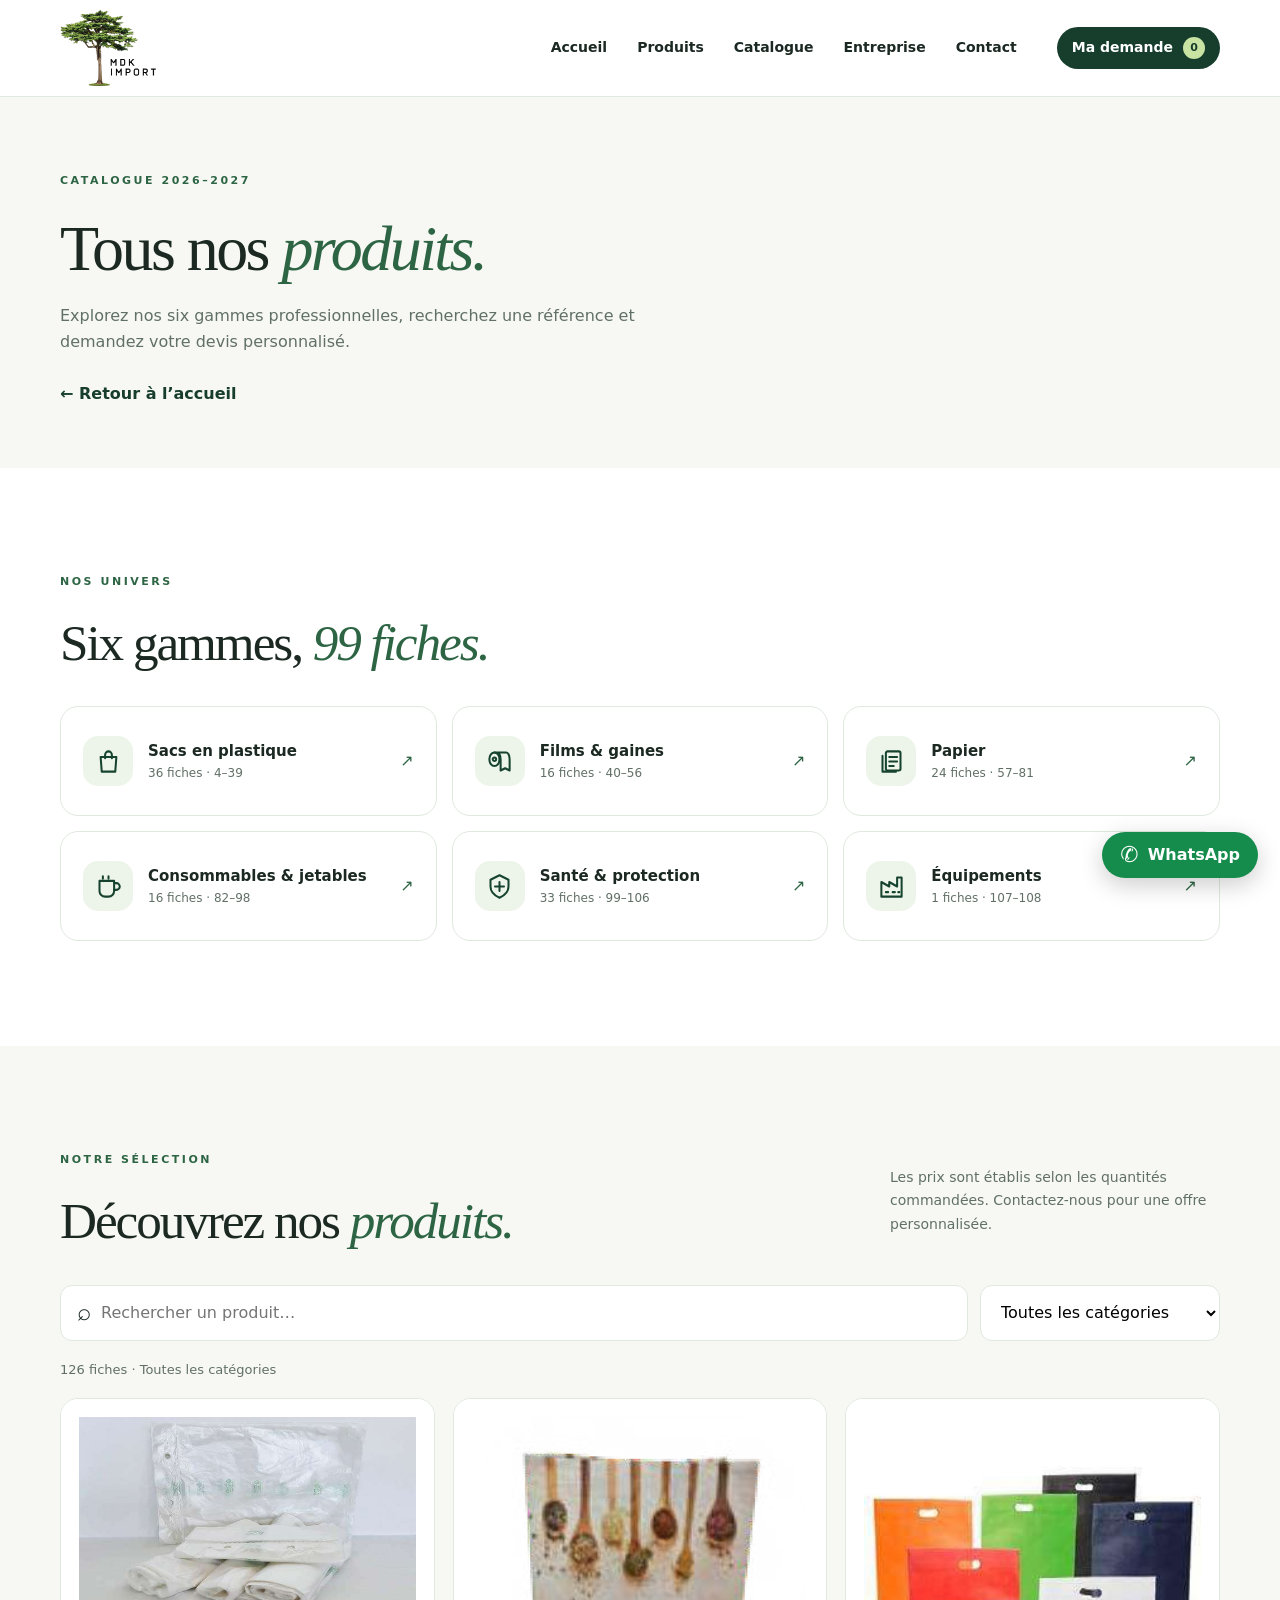
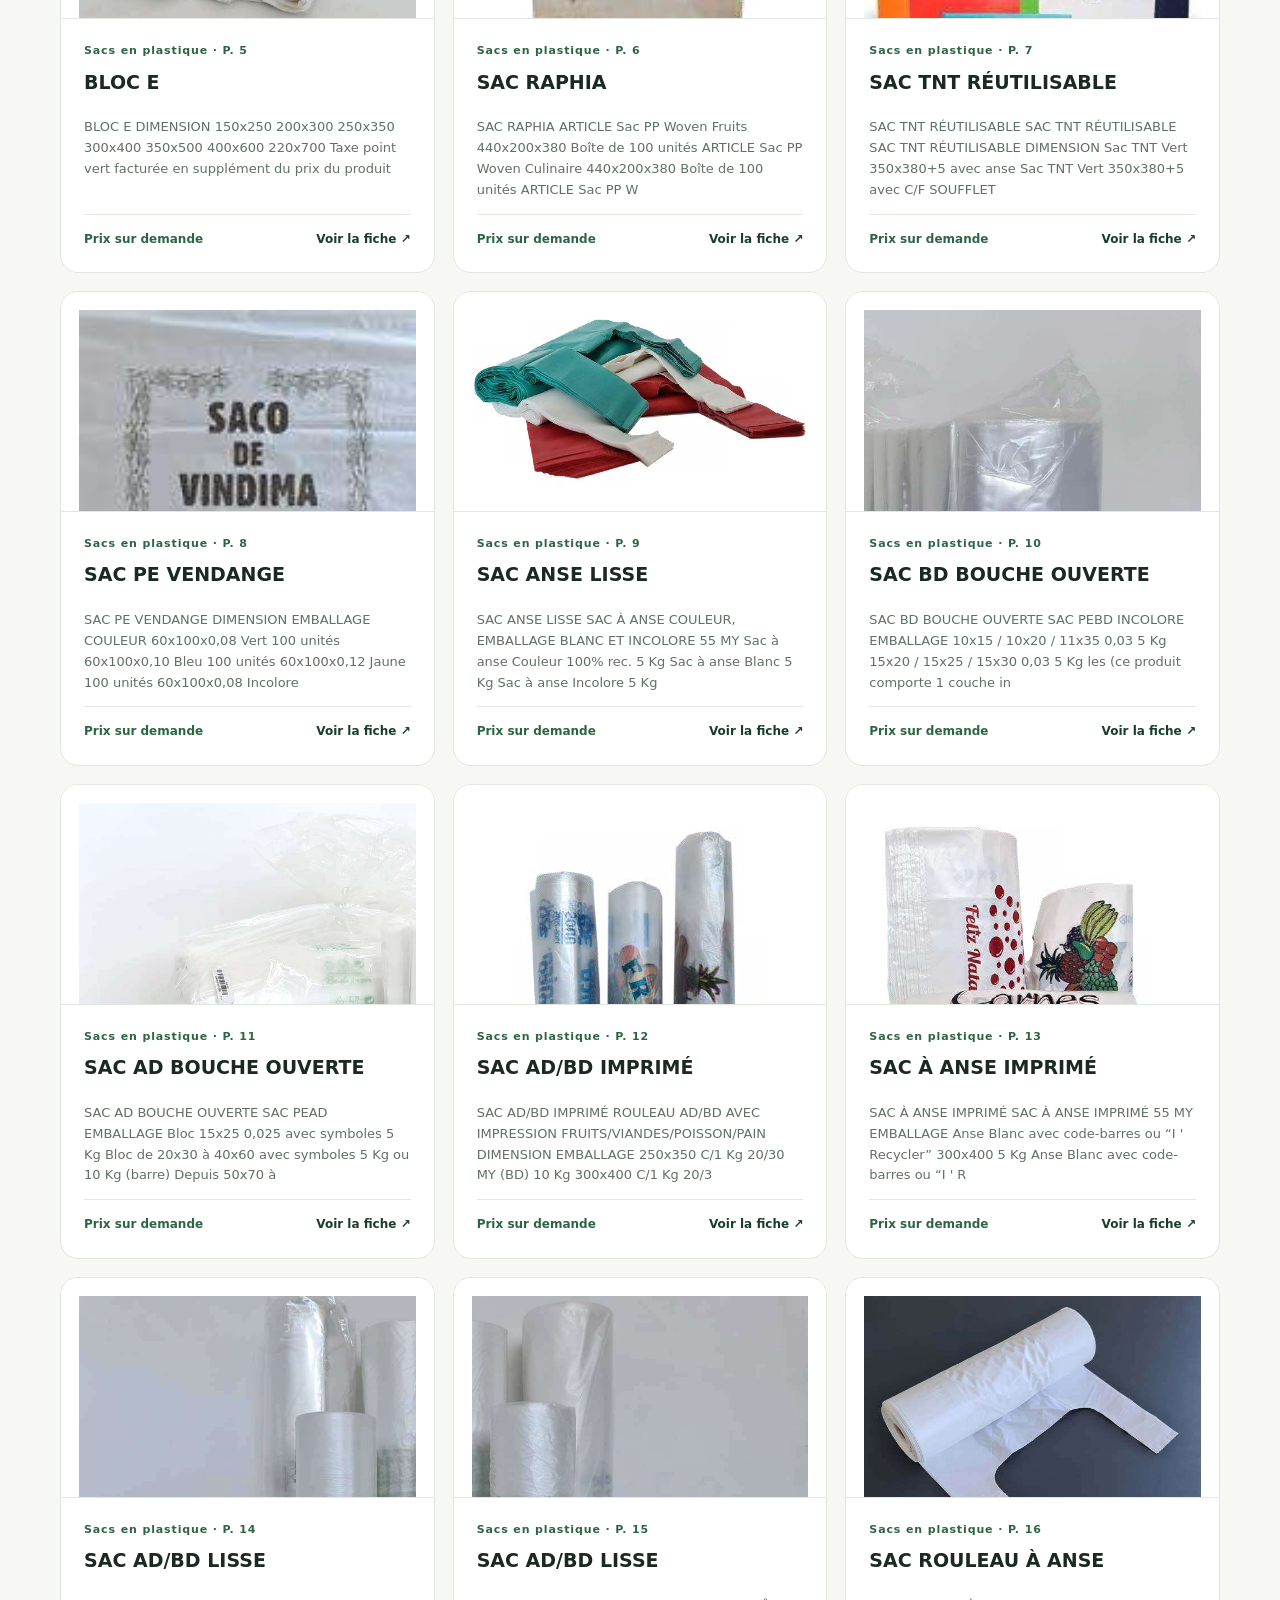
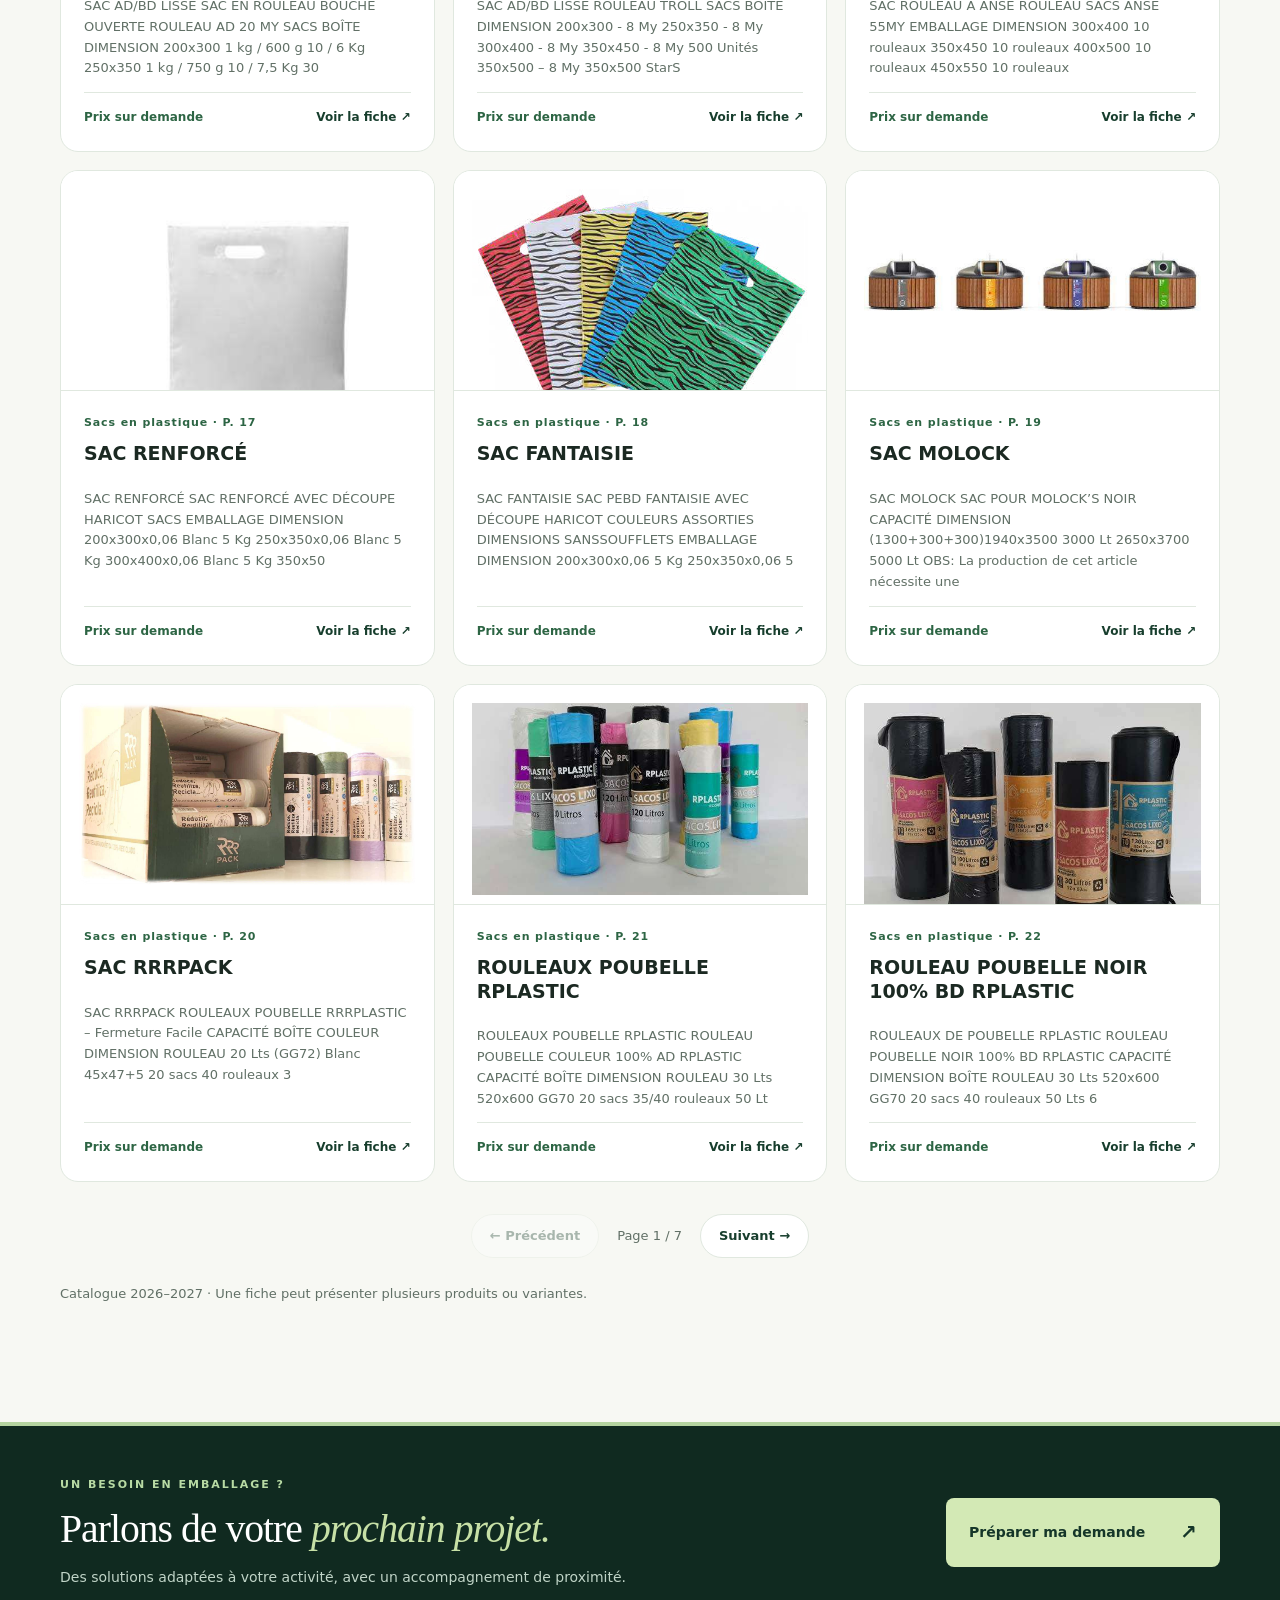
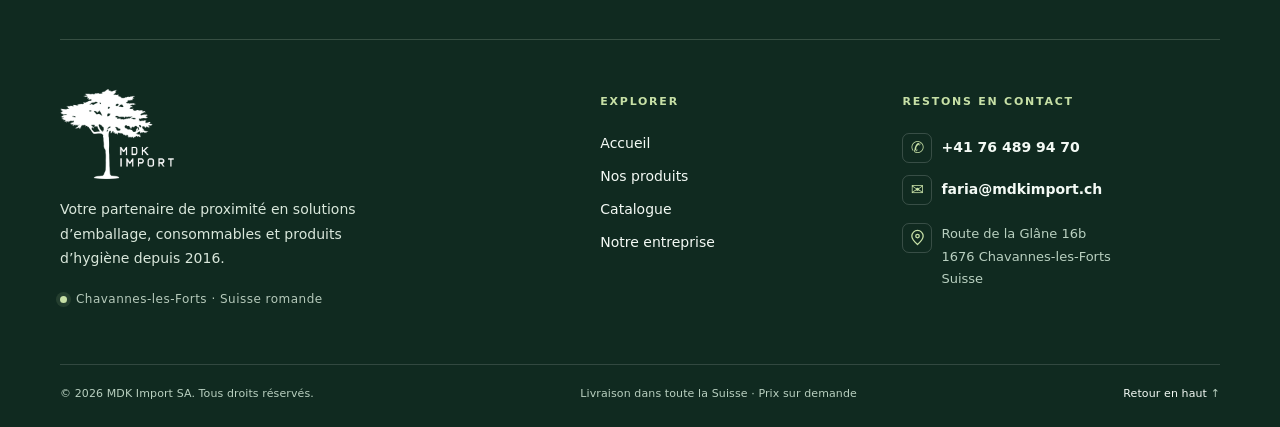
<file: nouveau-site/produits.html>
<!doctype html>
<html lang="fr">
<head>
<meta charset="utf-8"><meta name="viewport" content="width=device-width,initial-scale=1">
<meta name="description" content="MDK Import SA — Solutions d’emballage pour professionnels. Découvrez nos gammes et demandez votre devis personnalisé.">
<title>Produits | MDK Import SA</title>
<link rel="icon" href="../img/logo.png"><link rel="stylesheet" href="style.css?v=20261023-30">
</head>
<body>
<a class="skip" href="#contenu">Aller au contenu</a>
<header class="header"><div class="container header-inner"><a class="brand" href="index.html"><img src="../img/logo.png" alt="MDK Import SA" onerror="this.style.display='none'"></a><div class="header-mobile-actions"><a class="devis-nav devis-mobile" href="devis.html">Ma demande <span data-devis-count>0</span></a></div><button class="menu-toggle" id="menuToggle" aria-label="Ouvrir le menu" aria-expanded="false">☰</button><nav id="navigation" aria-label="Navigation principale"><a href="index.html">Accueil</a><a href="produits.html">Produits</a><a href="index.html#catalogue">Catalogue</a><a href="index.html#entreprise">Entreprise</a><a href="index.html#contact" class="header-contact">Contact</a><a class="devis-nav" href="devis.html">Ma demande <span data-devis-count>0</span></a></nav></div></header>
<main id="contenu">
<section class="catalogue-page-intro"><div class="container"><span class="eyebrow">CATALOGUE 2026–2027</span><h1>Tous nos <em>produits.</em></h1><p>Explorez nos six gammes professionnelles, recherchez une référence et demandez votre devis personnalisé.</p><a href="index.html" class="text-link">← Retour à l’accueil</a></div></section><section class="section categories" id="categories"><div class="container"><div class="section-head"><div><span class="eyebrow">NOS UNIVERS</span><h2>Six gammes, <em>99 fiches.</em></h2></div></div><div class="category-grid" id="categoryGrid"></div></div></section><section class="section products-section" id="produits"><div class="container"><div class="section-head"><div><span class="eyebrow">NOTRE SÉLECTION</span><h2>Découvrez nos <em>produits.</em></h2></div><p>Les prix sont établis selon les quantités commandées. Contactez-nous pour une offre personnalisée.</p></div><div class="filters"><label class="search"><span aria-hidden="true">⌕</span><input id="searchInput" type="search" placeholder="Rechercher un produit…" aria-label="Rechercher un produit"></label><select id="categoryFilter" aria-label="Filtrer par catégorie"><option value="">Toutes les catégories</option></select></div><p class="results" id="resultCount" aria-live="polite"></p><div class="product-grid" id="productGrid"></div><p class="data-note">Première sélection issue du catalogue. Les fiches et photographies complémentaires seront ajoutées progressivement.</p></div></section>
</main>
<footer class="site-footer" id="pied-de-page"><div class="container"><div class="footer-cta"><div><span class="footer-kicker">UN BESOIN EN EMBALLAGE ?</span><h2>Parlons de votre <em>prochain projet.</em></h2><p>Des solutions adaptées à votre activité, avec un accompagnement de proximité.</p></div><a class="footer-cta-button" href="devis.html">Préparer ma demande <span aria-hidden="true">↗</span></a></div><div class="footer-main"><div class="footer-about"><a class="footer-brand" href="index.html" aria-label="MDK Import SA — Accueil"><img src="../img/logo.png" alt="MDK Import SA"></a><p>Votre partenaire de proximité en solutions d’emballage, consommables et produits d’hygiène depuis 2016.</p><span class="footer-location"><span class="footer-location-dot" aria-hidden="true"></span>Chavannes-les-Forts · Suisse romande</span></div><nav class="footer-column" aria-label="Navigation de pied de page"><h2>Explorer</h2><a href="index.html">Accueil <span aria-hidden="true">↗</span></a><a href="produits.html">Nos produits <span aria-hidden="true">↗</span></a><a href="index.html#catalogue">Catalogue <span aria-hidden="true">↗</span></a><a href="index.html#entreprise">Notre entreprise <span aria-hidden="true">↗</span></a></nav><div class="footer-column footer-contact"><h2>Restons en contact</h2><a class="footer-contact-link" href="tel:+41764899470"><span class="footer-contact-icon" aria-hidden="true">✆</span>+41 76 489 94 70</a><a class="footer-contact-link" href="mailto:faria@mdkimport.ch"><span class="footer-contact-icon" aria-hidden="true">✉</span>faria@mdkimport.ch</a><div class="footer-address"><span class="footer-contact-icon" aria-hidden="true"><svg viewBox="0 0 24 24" fill="none" stroke="currentColor" stroke-width="1.8" stroke-linecap="round" stroke-linejoin="round"><path d="M20 10c0 5-8 12-8 12S4 15 4 10a8 8 0 1 1 16 0Z"/><circle cx="12" cy="10" r="2.5"/></svg></span><address>Route de la Glâne 16b<br>1676 Chavannes-les-Forts<br>Suisse</address></div></div></div><div class="footer-bottom"><span>© <span id="year"></span> MDK Import SA. Tous droits réservés.</span><span>Livraison dans toute la Suisse · Prix sur demande</span><a href="#contenu">Retour en haut <span aria-hidden="true">↑</span></a></div></div></footer>
<dialog id="productDialog" aria-labelledby="dialogTitle"><button class="dialog-close" id="dialogClose" aria-label="Fermer">×</button><div id="dialogContent"></div></dialog>
<script src="app.js?v=20261023-4" defer></script>
<script src="catalogue-data.js?v=20261024-1" defer></script>
<script src="catalogue-enhance.js?v=20261023-9" defer></script><script defer src="catalogue-routing.js"></script>
<script src="devis.js?v=20261024-1" defer></script><a class="whatsapp-float" href="https://wa.me/41764899470" target="_blank" rel="noopener noreferrer" aria-label="Contacter MDK Import sur WhatsApp"><span aria-hidden="true">✆</span><span>WhatsApp</span></a></body></html>
</file>
<file: nouveau-site/style.css>
:root{--green:#173e2d;--green2:#2d6544;--lime:#c9e3a3;--cream:#f7f8f3;--ink:#1b2922;--muted:#617066;--line:#e0e8df;--radius:18px}*{box-sizing:border-box}html{scroll-behavior:smooth}body{margin:0;font:16px/1.65 system-ui,-apple-system,"Segoe UI",sans-serif;color:var(--ink);background:#fff}a{color:inherit;text-decoration:none}button,input,select{font:inherit}button,a,input,select{outline-offset:3px}.container{width:min(1160px,calc(100% - 40px));margin:auto}.skip{position:absolute;left:-999px}.skip:focus{left:15px;top:10px;z-index:30;background:#fff;padding:10px}.header{position:sticky;top:0;z-index:20;background:#fffffff0;backdrop-filter:blur(16px);border-bottom:1px solid var(--line)}.header-inner{height:78px;display:flex;align-items:center;justify-content:space-between}.brand{display:flex;align-items:center;gap:12px;letter-spacing:.12em;font-size:14px}.brand img{height:46px;width:46px;object-fit:contain}.header nav{display:flex;align-items:center;gap:30px;font-size:14px;font-weight:600}.header nav a:hover,.text-link:hover{color:var(--green2)}.nav-contact{background:var(--green);color:white!important;padding:10px 20px;border-radius:100px}.menu-toggle{display:none;background:none;border:0;font-size:28px}.hero{background:var(--cream);overflow:hidden}.hero-grid{display:grid;grid-template-columns:1.1fr .9fr;gap:55px;align-items:center;min-height:620px;padding-block:65px}.eyebrow{display:block;font-size:11px;letter-spacing:.23em;font-weight:800;color:var(--green2);margin-bottom:24px}.hero h1,h2{font-family:Georgia,"Times New Roman",serif;font-weight:400;letter-spacing:-.04em;line-height:1.1}.hero h1{font-size:clamp(48px,5.4vw,78px);margin:0 0 24px}.hero h1 em,h2 em{color:var(--green2);font-style:italic}.hero p{max-width:540px;color:var(--muted);font-size:17px}.hero-actions{display:flex;flex-wrap:wrap;gap:12px;margin-top:30px}.btn{display:inline-flex;align-items:center;justify-content:center;gap:14px;border-radius:100px;padding:14px 23px;font-weight:700;font-size:13px;transition:transform .2s}.btn:hover{transform:translateY(-2px)}.primary{background:var(--green);color:white}.secondary{border:1px solid #b7c6b8}.hero-foot{display:flex;gap:24px;margin-top:52px;font-size:12px;color:var(--muted)}.hero-art{position:relative;min-height:470px;background:linear-gradient(140deg,#1b4c36,#367b4c 65%,#7ba86b);border-radius:220px 220px 24px 24px;overflow:hidden}.art-ring{position:absolute;width:480px;height:480px;border:1px solid #ffffff3b;border-radius:50%;left:50%;top:18%;transform:translateX(-50%);box-shadow:0 0 0 55px #ffffff0c,0 0 0 110px #ffffff0c}.art-shape{position:absolute;border-radius:35px;background:#e6efcf;transform:rotate(-17deg);box-shadow:25px 25px 0 #123e2a60}.shape-one{width:155px;height:190px;top:100px;left:20%}.shape-two{width:145px;height:155px;top:190px;right:14%;background:#a3c49b;transform:rotate(19deg)}.art-caption{position:absolute;left:35px;bottom:32px;color:white;font-size:23px;line-height:1.1;letter-spacing:.12em}.art-caption span{display:block;font-size:10px;margin-top:14px;letter-spacing:.2em}.section{padding:105px 0}.section-head{display:flex;justify-content:space-between;gap:60px;align-items:end;margin-bottom:35px}.section-head>div{max-width:640px}.section-head h2,h2{font-size:clamp(36px,4vw,55px);margin:0}.section-head>p{max-width:330px;color:var(--muted);font-size:14px}.category-grid{display:grid;grid-template-columns:repeat(3,1fr);gap:15px}.category-card{display:flex;align-items:center;gap:15px;min-height:110px;padding:22px;border:1px solid var(--line);border-radius:var(--radius);background:#fff;transition:background .2s,transform .2s}.category-card:hover{background:var(--cream);transform:translateY(-3px)}.category-icon{display:grid;place-items:center;width:50px;height:50px;border-radius:15px;background:#eaf2e6;color:var(--green);font-size:23px}.category-card strong{font-size:15px}.category-card small{display:block;color:var(--muted);font-size:12px}.category-arrow{margin-left:auto;color:var(--green2)}.products-section{background:var(--cream)}.filters{display:flex;gap:12px}.search{display:flex;align-items:center;gap:10px;flex:1;border:1px solid var(--line);border-radius:12px;padding:0 16px;background:white}.search span{font-size:24px}.search input{width:100%;border:0;outline:none;background:none;padding:14px 0}.filters select{border:1px solid var(--line);border-radius:12px;background:white;padding:0 16px;max-width:240px}.results,.data-note{color:var(--muted);font-size:13px}.results{margin:18px 0}.data-note{margin-top:25px}.product-grid{display:grid;grid-template-columns:repeat(3,1fr);gap:18px}.product-card{display:flex;flex-direction:column;background:#fff;border:1px solid var(--line);border-radius:var(--radius);overflow:hidden}.product-visual{height:190px;display:grid;place-items:center;background:linear-gradient(145deg,#e2eddf,#f4f8f0);font-size:60px}.product-body{padding:23px;display:flex;flex-direction:column;flex:1}.product-body small{color:var(--green2);font-weight:800;font-size:11px;letter-spacing:.08em}.product-body h3{font-size:19px;line-height:1.3;margin:10px 0}.product-body p{color:var(--muted);font-size:13px;flex:1}.product-bottom{display:flex;justify-content:space-between;align-items:center;gap:10px;border-top:1px solid var(--line);padding-top:15px;margin-top:12px}.product-bottom span{font-size:12px;font-weight:700;color:var(--green2)}.product-bottom button{border:0;background:var(--green);color:white;padding:9px 13px;border-radius:100px;cursor:pointer;font-size:12px}.catalogue-section{background:var(--green);color:white;padding:90px 0;overflow:hidden}.catalogue-grid{display:grid;grid-template-columns:1.2fr .8fr;gap:70px;align-items:center}.catalogue-section h2{font-size:clamp(38px,4.8vw,62px)}.catalogue-section h2 em{color:var(--lime)}.catalogue-section p{max-width:540px;color:#d4e5d9}.light{color:var(--lime)}.pale{background:var(--lime);color:var(--green)}.outline-light{border:1px solid #ffffff80;color:white}.catalogue-cover{min-height:370px;padding:36px;display:flex;flex-direction:column;justify-content:space-between;background:linear-gradient(135deg,#b5db6e,#2e7944 75%);box-shadow:25px 30px 0 #ffffff12;transform:rotate(3deg);border-radius:3px}.catalogue-cover>span{font-size:12px;letter-spacing:.2em}.catalogue-cover strong{font:42px/1.05 Georgia,serif}.catalogue-cover small{font-size:13px}.about-grid,.contact-grid{display:grid;grid-template-columns:1fr 1fr;gap:100px}.about-grid p,.contact p{color:var(--muted)}.text-link{display:inline-block;margin-top:10px;font-weight:700;color:var(--green)}.contact{background:var(--cream)}.contact-panel{padding:30px 36px;background:white;border:1px solid var(--line);border-radius:var(--radius)}.contact-panel>div{display:flex;flex-direction:column;padding:15px 0;border-bottom:1px solid var(--line)}.contact-panel>div:last-child{border:0}.contact-panel small{font-size:10px;letter-spacing:.2em;color:var(--muted);margin-bottom:5px}.contact-panel a,.contact-panel span{font-size:18px}footer{background:#122b20;color:white;padding:25px 0}.footer-inner{display:flex;justify-content:space-between;align-items:center;gap:20px;font-size:12px}footer span{color:#c4d5ca}dialog{border:0;border-radius:20px;padding:35px;width:min(560px,calc(100% - 30px));box-shadow:0 30px 90px #0004}dialog::backdrop{background:#071b12a8}.dialog-close{position:absolute;right:15px;top:10px;border:0;background:none;font-size:28px;cursor:pointer}.dialog-actions{display:flex;gap:10px;flex-wrap:wrap;margin-top:22px}.dialog-actions a{font-size:13px}.dialog-detail{white-space:pre-line;color:var(--muted);max-height:240px;overflow:auto}.dialog-tag{color:var(--green2);font-size:12px;font-weight:700}@media(max-width:850px){.hero-grid,.catalogue-grid,.about-grid,.contact-grid{grid-template-columns:1fr;gap:30px}.hero-grid{padding-block:60px}.hero-art{min-height:330px}.category-grid,.product-grid{grid-template-columns:repeat(2,1fr)}.section-head{display:block}.section{padding:70px 0}.header nav{display:none;position:absolute;top:78px;left:0;right:0;padding:20px;background:white;flex-direction:column;align-items:stretch;box-shadow:0 10px 25px #0001}.header nav.open{display:flex}.menu-toggle{display:block}.footer-inner{flex-wrap:wrap}}@media(max-width:550px){.container{width:min(100% - 30px,1160px)}.category-grid,.product-grid{grid-template-columns:1fr}.filters{flex-direction:column}.filters select{padding:14px;max-width:none}.hero h1{font-size:45px}.hero-foot{flex-direction:column;gap:4px}.hero-art{min-height:280px}.section-head h2{font-size:36px}.catalogue-cover{min-height:300px}.catalogue-cover strong{font-size:34px}.footer-inner{flex-direction:column;align-items:flex-start}}
/* Header: logótipo maior, sem texto adicional */
.header-inner{min-height:96px;height:auto;padding-block:10px}
.brand img{height:76px;width:auto;max-width:220px;object-fit:contain}
@media(max-width:850px){.header nav{top:96px}}
@media(max-width:550px){.header-inner{min-height:82px}.brand img{height:62px;max-width:180px}.header nav{top:82px}}

/* Galerie des produits et pagination du catalogue */
.product-visual.mdk-photo{position:relative;overflow:hidden;background:#edf3eb}
.product-visual.mdk-photo .photo-placeholder{position:absolute;color:#789a7c;font-size:48px}
.product-visual.mdk-photo img.product-photo{position:relative;width:100%;height:100%;object-fit:contain;background:#fff;padding:12px}
.product-gallery{display:grid;grid-template-columns:repeat(auto-fit,minmax(130px,1fr));gap:12px;margin-bottom:24px}
.gallery-image{display:grid;place-items:center;min-height:140px;border:1px solid var(--line);border-radius:12px;background:#f6f8f4;overflow:hidden}
.gallery-image img{display:block;max-width:100%;width:100%;height:170px;object-fit:contain;padding:10px}
.catalogue-pagination{display:flex;justify-content:center;align-items:center;gap:18px;margin-top:32px;font-size:13px;color:var(--muted)}
.catalogue-pagination button{background:#fff;border:1px solid var(--line);border-radius:100px;padding:10px 18px;color:var(--green);font-weight:700;cursor:pointer}
.catalogue-pagination button:disabled{opacity:.35;cursor:not-allowed}
@media(max-width:560px){.catalogue-pagination{gap:8px}.catalogue-pagination button{padding:9px 12px}.product-gallery{grid-template-columns:repeat(2,minmax(0,1fr))}}

/* Catalogue 2026–2027 — présentation et lisibilité */
.product-card{transition:transform .2s ease,box-shadow .2s ease}
.product-card:hover{transform:translateY(-3px);box-shadow:0 12px 32px #173e2d10}
.product-visual.mdk-photo{height:220px;background:#fff;border-bottom:1px solid var(--line)}
.product-visual.mdk-photo img{width:100%;height:100%;object-fit:contain;padding:18px;background:white}
.product-body h3{line-height:1.25}
.product-body p{line-height:1.6}
.mdk-gallery{display:flex;gap:12px;overflow-x:auto;scroll-snap-type:x proximity;padding:6px 0 16px;margin:20px 0}
.mdk-gallery img{flex:0 0 180px;width:180px;height:180px;object-fit:contain;background:#f7f9f6;border:1px solid var(--line);border-radius:12px;padding:10px;scroll-snap-align:start}
dialog{width:min(740px,calc(100% - 28px));max-height:90vh;overflow-y:auto}
.specs-heading{font-size:13px;font-weight:800;color:var(--green);margin:24px 0 10px}
.mdk-specs{max-height:290px;overflow-y:auto;display:grid;gap:5px;background:#f7f9f6;border:1px solid var(--line);border-radius:12px;padding:16px;font-size:13px;line-height:1.6;white-space:normal}
.mdk-specs span{display:block}
.mdk-specs span:first-child{font-weight:700}
.price-label{display:block;margin-top:20px;color:var(--green)}
.catalogue-pagination{display:flex;justify-content:center;align-items:center;gap:18px;margin-top:32px;font-size:13px;color:var(--muted)}
.catalogue-pagination button{background:#fff;border:1px solid var(--line);border-radius:100px;padding:10px 18px;color:var(--green);font-weight:700;cursor:pointer}
.catalogue-pagination button:disabled{opacity:.35;cursor:not-allowed}
.no-results{grid-column:1/-1}
@media(max-width:550px){.product-visual.mdk-photo{height:230px}.mdk-gallery img{flex-basis:145px;width:145px;height:145px}.catalogue-pagination{gap:8px}.catalogue-pagination button{padding:9px 12px}}

/* Détails produits : sections techniques lisibles sans altérer les valeurs d'origine */
.mdk-specs{display:block;padding:0;max-height:380px;overflow-y:auto;background:#fff}
.mdk-specs .spec-row{padding:8px 15px;border-bottom:1px solid var(--line);font-size:13px;line-height:1.5;overflow-wrap:anywhere}
.mdk-specs .spec-row:nth-child(even):not(.spec-row-heading){background:#f8faf7}
.mdk-specs .spec-row:last-child{border-bottom:0}
.mdk-specs .spec-row-heading{font-size:11px;letter-spacing:.08em;font-weight:800;text-transform:uppercase;color:var(--green);background:#eaf2e6;padding:10px 15px}
.spec-truncated{padding:12px 15px;font-size:12px;color:var(--muted)}
@media(max-width:550px){dialog{padding:24px 17px}.mdk-specs{max-height:340px}.mdk-specs .spec-row{padding:9px 12px}}

/* Page dédiée au catalogue */
.catalogue-page-intro{padding:75px 0 60px;background:var(--cream)}
.catalogue-page-intro h1{font:400 clamp(44px,5vw,72px)/1.1 Georgia,serif;letter-spacing:-.04em;margin:0 0 18px}
.catalogue-page-intro h1 em{color:var(--green2)}
.catalogue-page-intro p{max-width:650px;color:var(--muted)}
.home-catalogue-cta{background:var(--cream)}
@media(max-width:550px){.catalogue-page-intro{padding:50px 0}}

/* Sélection de produits sur la page d'accueil */
.featured-section{background:var(--cream)}
.featured-grid{align-items:stretch}
.featured-card-link{display:flex;flex-direction:column;flex:1;height:100%;color:inherit;text-decoration:none}
.featured-card-link .product-body{flex:1}
.featured-card-link .product-bottom strong{color:var(--green);font-size:12px;white-space:nowrap}
.featured-card-link:hover .product-bottom strong{text-decoration:underline}
.featured-actions{display:flex;justify-content:center;margin-top:36px}
.featured-grid .product-visual{height:215px}
.featured-grid .product-body p{font-size:13px;line-height:1.55;color:var(--muted)}
.featured-grid .product-bottom{gap:10px;flex-wrap:wrap}
@media(max-width:550px){.featured-actions .btn{width:100%}}

/* Cartes en vedette : dimensions et alignement cohérents */
.featured-grid{align-items:stretch;grid-auto-rows:1fr;row-gap:22px}
.featured-grid .product-card{min-width:0;height:100%}
.featured-grid .featured-card-link{display:flex;flex-direction:column;height:100%;min-height:440px}
.featured-grid .product-visual.mdk-photo{height:210px;flex:0 0 210px}
.featured-grid .product-body{display:flex;flex-direction:column;flex:1;min-height:0;padding:20px}
.featured-grid .product-body h3{font-size:17px;line-height:1.35;min-height:46px;display:-webkit-box;-webkit-line-clamp:2;-webkit-box-orient:vertical;overflow:hidden}
.featured-grid .product-body p{flex:1;min-height:0;margin:10px 0 18px;display:-webkit-box;-webkit-line-clamp:3;-webkit-box-orient:vertical;overflow:hidden}
.featured-grid .product-bottom{margin-top:auto;padding-top:14px;border-top:1px solid var(--line);align-items:center}
.featured-actions{margin-top:44px;clear:both}
.featured-actions .btn{min-width:230px}
@media(max-width:550px){.featured-grid .featured-card-link{min-height:0}.featured-grid .product-body h3{min-height:0}.featured-actions{margin-top:32px}}

/* Fiches individuelles */
.detail-page{padding-top:48px}
.detail-breadcrumb{display:flex;gap:12px;align-items:center;flex-wrap:wrap;font-size:12px;color:var(--muted);margin-bottom:40px}
.detail-breadcrumb a:hover{color:var(--green)}
.detail-layout{display:grid;grid-template-columns:minmax(0,1.05fr) minmax(0,.95fr);gap:55px;align-items:start}
.detail-main-photo{display:grid;place-items:center;min-height:420px;background:#f8faf7;border:1px solid var(--line);border-radius:18px;overflow:hidden;color:var(--muted)}
.detail-main-photo img{width:100%;height:420px;object-fit:contain;padding:25px}
.detail-thumbs{display:grid;grid-template-columns:repeat(auto-fill,minmax(80px,1fr));gap:10px;margin-top:12px}
.detail-thumbs button{height:90px;border:1px solid var(--line);border-radius:12px;background:white;padding:6px;cursor:pointer;overflow:hidden}
.detail-thumbs button[aria-pressed="true"]{border:2px solid var(--green)}
.detail-thumbs img{width:100%;height:100%;object-fit:contain}
.detail-summary h1{font:400 clamp(34px,4vw,56px)/1.12 Georgia,serif;letter-spacing:-.04em;margin:0 0 22px}
.detail-lead{color:var(--muted);font-size:15px}
.detail-price{color:var(--green);font-weight:800;margin:28px 0 18px}
.detail-cta{display:flex;flex-wrap:wrap;gap:12px}
.detail-hint{font-size:12px;color:var(--muted);margin-top:20px}
.detail-spec-section{margin-top:75px;max-width:850px}
.detail-spec-section h2{margin-bottom:25px}
.detail-specs{max-height:none;overflow:visible}
.detail-back{margin-top:30px}
.product-detail-link{color:var(--green);font-weight:800;font-size:12px}
.product-detail-link:hover{text-decoration:underline}
@media(max-width:850px){.detail-layout{grid-template-columns:1fr;gap:28px}.detail-main-photo{min-height:320px}.detail-main-photo img{height:320px}.detail-spec-section{margin-top:55px}}
@media(max-width:550px){.detail-page{padding-top:30px}.detail-main-photo img{height:260px}.detail-main-photo{min-height:260px}.detail-cta .btn{width:100%}}

/* Présentation des caractéristiques et variantes du catalogue */
.detail-specs{display:grid;gap:22px;max-width:100%;background:none;border:0;padding:0}
.detail-spec-group{border:1px solid var(--line);border-radius:15px;overflow:hidden;background:#fff;min-width:0}
.detail-spec-group h3{margin:0;padding:14px 20px;font-size:13px;font-weight:800;letter-spacing:.04em;color:var(--green);background:#eaf2e6}
.detail-spec-list{display:grid;grid-template-columns:repeat(auto-fit,minmax(min(100%,210px),1fr))}
.detail-spec-item{display:flex;align-items:flex-start;gap:10px;padding:13px 18px;border-bottom:1px solid var(--line);font-size:13px;line-height:1.55;overflow-wrap:anywhere}
.detail-spec-item:nth-child(odd){background:#fafbf9}
.spec-number{font-size:10px;min-width:22px;height:22px;border-radius:50%;background:#edf3eb;color:var(--green);display:grid;place-items:center;flex-shrink:0}
.detail-spec-group:not(.detail-variants) .spec-number{display:none}
.detail-spec-group:not(.detail-variants) .detail-spec-item{padding-left:20px}
@media(max-width:550px){.detail-spec-list{grid-template-columns:1fr}.detail-spec-group h3{padding:12px 15px}.detail-spec-item{padding:11px 14px}}

/* Tableaux de variantes extraites des données explicites du catalogue */
.detail-table-wrap{max-width:100%;overflow-x:auto;border:1px solid var(--line);border-radius:14px;background:white}
.detail-variant-table{width:100%;border-collapse:collapse;text-align:left;font-size:13px;min-width:420px}
.detail-variant-table th{background:#eaf2e6;color:var(--green);font-weight:800;padding:13px 16px;white-space:nowrap}
.detail-variant-table td{padding:12px 16px;border-top:1px solid var(--line);vertical-align:top}
.detail-variant-table tbody tr:nth-child(even){background:#fafbf9}
.detail-source-note{font-size:12px;color:var(--muted);margin:12px 0 18px}
.detail-raw-specs{margin-top:18px}
.detail-raw-specs summary{cursor:pointer;color:var(--green);font-size:13px;font-weight:800;padding:12px 0}
.detail-raw-specs .detail-specs{margin-top:12px}

/* Liste de demande de devis */
.devis-nav{display:inline-flex;align-items:center;gap:7px;color:var(--green)!important;white-space:nowrap}
.devis-nav [data-devis-count]{display:grid;place-items:center;background:var(--lime);color:var(--green);min-width:23px;height:23px;border-radius:50%;font-size:11px;font-weight:800}
.devis-page{background:var(--cream);min-height:65vh}
.devis-page h1{font:400 clamp(40px,5vw,66px)/1.12 Georgia,serif;letter-spacing:-.04em;margin:0 0 16px}
.devis-page h1 em{color:var(--green2)}
.devis-intro{color:var(--muted);max-width:680px}
.devis-item{display:flex;align-items:start;gap:22px;background:white;border:1px solid var(--line);border-radius:16px;padding:22px;margin-bottom:14px}
.devis-photo{width:115px;height:115px;flex:0 0 115px;display:grid;place-items:center;background:#f7f9f6;border-radius:12px}
.devis-photo img{width:100%;height:100%;object-fit:contain;padding:8px}
.devis-fields{flex:1;min-width:0}
.devis-fields h3{font-size:18px;margin:0 0 4px}
.devis-fields small{color:var(--muted)}
.devis-field-grid,.devis-contact-grid{display:grid;grid-template-columns:repeat(2,minmax(0,1fr));gap:14px;margin-top:16px}
.devis-contact-grid{grid-template-columns:repeat(3,minmax(0,1fr));margin:20px 0}
.devis-page label{display:flex;flex-direction:column;gap:6px;font-size:12px;font-weight:700;color:var(--green)}
.devis-page input,.devis-page textarea{border:1px solid var(--line);border-radius:10px;padding:12px;width:100%;background:white;color:var(--ink);font-size:14px;font-weight:400}
.devis-remove{border:0;background:none;color:#a34444;cursor:pointer;font-size:12px}
#devisForm{margin-top:50px;padding:32px;border:1px solid var(--line);border-radius:18px;background:white}
#devisForm h2{font-size:36px}
.devis-disclaimer,.devis-warning{font-size:12px;color:var(--muted);margin:18px 0}
.devis-warning{color:#9d5227}
.devis-actions{display:flex;flex-wrap:wrap;gap:12px;margin-top:20px}
.devis-feedback{font-size:13px;color:var(--green);font-weight:700}
.catalogue-add{background:#eaf2e6;color:var(--green);border:0;border-radius:30px;padding:8px 12px;cursor:pointer;font-size:12px;font-weight:700}
.catalogue-add.added,.detail-cta .added{background:#dcebd4;color:var(--green)}
.product-bottom{flex-wrap:wrap;gap:10px}
@media(max-width:850px){.header nav{gap:14px}.devis-contact-grid{grid-template-columns:1fr}}
@media(max-width:550px){.devis-item{flex-wrap:wrap;padding:15px;gap:12px}.devis-photo{width:80px;height:80px;flex-basis:80px}.devis-fields{flex-basis:calc(100% - 100px)}.devis-field-grid{grid-template-columns:1fr}.devis-remove{margin-left:auto}#devisForm{padding:20px}.devis-actions .btn{width:100%}}

/* Accueil : une seule action explicite par fiche */
.featured-grid .featured-product{display:flex;flex-direction:column;overflow:hidden;min-width:0}
.featured-grid .featured-product .featured-card-link{min-height:0;flex:1;height:auto;text-decoration:none}
.featured-grid .featured-product .product-body{padding-bottom:12px}
.featured-card-footer{display:flex;align-items:center;justify-content:space-between;gap:10px;padding:14px 18px 18px;border-top:1px solid var(--line);margin-top:auto}
.featured-card-footer>span{font-size:11px;color:var(--green);font-weight:700}
.featured-card-footer .catalogue-add{background:var(--green);color:white;padding:11px 15px;line-height:1.3;text-align:center}
.featured-card-footer .catalogue-add:hover{filter:brightness(1.12)}
.featured-card-footer .catalogue-add.added{background:#dcebd4;color:var(--green)}
.featured-product .featured-card-link:hover h3{text-decoration:underline;text-decoration-color:var(--green)}
@media(max-width:550px){.featured-card-footer{flex-wrap:wrap}.featured-card-footer .catalogue-add{margin-left:auto}}

/* Fiche produit : un CTA principal, un lien documentaire discret */
.detail-cta{display:flex;align-items:center;gap:18px;flex-wrap:wrap}
.detail-catalogue-link{font-size:12px;font-weight:700;color:var(--green);text-decoration:underline;text-underline-offset:4px}
.detail-catalogue-link:hover{color:var(--green2)}
/* Liste vide : état centré et proportionné */
.devis-page{min-height:calc(100vh - 160px);padding:72px 0 100px}
.devis-page .devis-intro{margin-bottom:16px}
.devis-page #devisTotal{margin:0 0 26px}
.devis-empty{max-width:720px;margin:34px auto 0;text-align:center;background:#fff;border:1px solid var(--line);border-radius:22px;padding:55px 45px;box-shadow:0 16px 42px rgba(23,62,45,.035)}
.devis-empty[hidden],#devisForm[hidden]{display:none!important}
.devis-empty-icon{display:grid;place-items:center;width:70px;height:70px;margin:0 auto 22px;background:#eaf2e6;border-radius:20px;font-size:33px;color:var(--green)}
.devis-empty h2{font-size:clamp(26px,3vw,38px);margin:0 0 14px}
.devis-empty p{max-width:480px;margin:0 auto 26px;color:var(--muted);font-size:15px}
.devis-empty-note{display:block;margin-top:22px;font-size:12px;color:var(--muted)}
.devis-nav{display:inline-flex!important;align-items:center;gap:8px;white-space:nowrap}
.devis-nav:not(.nav-contact){font-weight:700}
@media(max-width:550px){.devis-page{padding:45px 0 75px}.devis-empty{padding:34px 20px}.detail-cta{align-items:flex-start;flex-direction:column}.detail-cta .btn{width:100%}}

.detail-table-section{margin:0 0 24px}
.detail-table-section>h3{font-size:15px;letter-spacing:.025em;font-weight:800;color:var(--green);margin:0 0 10px;padding:0}
.detail-table-section .detail-table-wrap{margin:0}

/* Cartes du catalogue : toute la fiche est une seule zone de navigation */
.catalogue-card{overflow:hidden}
.catalogue-card-link{display:flex;flex-direction:column;flex:1;height:100%;color:inherit;text-decoration:none}
.catalogue-card-link .product-body{display:flex;flex-direction:column;flex:1}
.catalogue-card-link .product-bottom{margin-top:auto}
.catalogue-card-link:hover h3,.catalogue-card-link:focus-visible h3{color:var(--green2);text-decoration:underline;text-underline-offset:3px}
.catalogue-card-link:focus-visible{outline:3px solid var(--green2);outline-offset:-3px}
.catalogue-view-label,.featured-discover{font-size:12px;color:var(--green);font-weight:800}
.featured-card-footer .featured-discover{margin-left:auto}
/* Cabeçalho: pedido legível, sem botão vazio ou texto invisível */
.header nav .devis-nav,.header nav a.devis-nav{display:inline-flex!important;align-items:center;justify-content:center;gap:10px;white-space:nowrap;border-radius:100px;background:var(--green)!important;color:#fff!important;padding:10px 15px!important;line-height:1.25;min-height:38px}
.header nav .devis-nav [data-devis-count]{background:var(--lime);color:var(--green);font-weight:800;border-radius:50%;display:inline-flex;align-items:center;justify-content:center;min-width:22px;height:22px;padding:0 5px}
.header nav .devis-nav:hover{background:var(--green2)!important;color:#fff!important}
.devis-page select{border:1px solid var(--line);border-radius:10px;padding:12px;width:100%;background:#fff;color:var(--ink);font-size:13px;font-weight:400}
.devis-page .devis-other-variant:not([hidden]){margin-top:9px}
.devis-page .devis-other-variant[hidden]{display:none!important}

/* Header hierarchy: Contact is navigation, Ma demande is the only prominent action */
.header #navigation a.header-contact,
.header #navigation a.header-contact:hover,
.header #navigation a.header-contact:focus-visible{
  background:transparent!important;border:0!important;box-shadow:none!important;
  border-radius:0!important;padding:8px 0!important;min-height:auto!important;
  color:var(--ink)!important;font-weight:600!important;
}
.header #navigation a.header-contact:hover,
.header #navigation a.header-contact:focus-visible{color:var(--green2)!important;text-decoration:underline;text-underline-offset:5px}
.header #navigation a.devis-nav{margin-left:10px}
@media(max-width:850px){.header #navigation a.devis-nav{margin-left:0}}

/* Catalogue PDF fallback when the original page has no extractable photograph. */
.detail-pdf-preview{display:block;height:420px;min-height:420px}
.detail-pdf-preview iframe{width:100%;height:100%;border:0;background:#fff}
.detail-image-note{font-size:12px;color:var(--muted);margin:10px 0 0}

/* Client feedback: WhatsApp contact and company values */
.whatsapp-float{position:fixed;right:22px;bottom:22px;z-index:1000;display:inline-flex;align-items:center;gap:9px;padding:12px 18px;border-radius:999px;background:#168c4c;color:#fff;box-shadow:0 7px 24px #0003;font-weight:700;line-height:1.2}.whatsapp-float:hover,.whatsapp-float:focus-visible{background:#106b39;color:#fff}.whatsapp-float span:first-child{font-size:22px;line-height:1}.about-benefits{margin:8px 0 20px;padding-left:23px}.about-benefits li{margin:8px 0}@media(max-width:540px){.whatsapp-float{right:14px;bottom:14px;padding:12px 15px}}

/* Responsive product tables: fit narrow tables; scroll only when genuinely necessary. */
.detail-spec-section,.detail-table-section{min-width:0;max-width:100%}
.detail-table-wrap{width:100%;max-width:100%;overflow-x:auto;overscroll-behavior-x:contain;-webkit-overflow-scrolling:touch}
.detail-variant-table{width:100%;min-width:0;table-layout:auto}
.detail-variant-table th,.detail-variant-table td{overflow-wrap:anywhere;word-break:normal;white-space:normal}
@media(max-width:600px){
 .detail-variant-table{font-size:clamp(12px,3.4vw,14px)}
 .detail-variant-table th,.detail-variant-table td{padding:10px 9px;line-height:1.4}
 .detail-variant-table th{white-space:normal}
 .detail-variant-table:has(tr>:nth-child(4)){min-width:540px}
 .detail-variant-table:has(tr>:nth-child(6)){min-width:720px}
}

/* MDK Import — branded site footer */
.site-footer{background:#112d21;color:#fff;padding:0;position:relative;overflow:hidden}
.site-footer:before{content:"";position:absolute;inset:0 0 auto;height:3px;background:linear-gradient(90deg,#b9d998,#6d9d74,#b9d998)}
.site-footer .footer-main{display:grid;grid-template-columns:minmax(0,1.5fr) minmax(0,.8fr) minmax(0,1fr);gap:clamp(28px,5vw,85px);padding:62px 0 52px;align-items:start}
.site-footer .footer-about{max-width:380px}
.site-footer .footer-brand{display:inline-flex;align-items:center;margin-bottom:18px}
.site-footer .footer-brand img{display:block;width:auto;height:105px;max-width:180px;object-fit:contain;filter:grayscale(1) brightness(0) invert(1)}
.site-footer .footer-about p{margin:0 0 17px;line-height:1.75;color:#d9e7db;font-size:14px}
.site-footer .footer-location{font-size:12px;color:#acc6b3;letter-spacing:.04em}
.site-footer .footer-column{display:flex;flex-direction:column;align-items:flex-start;gap:12px}
.site-footer .footer-column h2{font:700 13px/1.4 system-ui,sans-serif;letter-spacing:.09em;text-transform:uppercase;color:#c9e3a3;margin:0 0 10px}
.site-footer .footer-column a{font-size:14px;line-height:1.5;color:#f4faf5;text-decoration:none;overflow-wrap:anywhere}
.site-footer .footer-column a:hover,.site-footer .footer-bottom a:hover{color:#c9e3a3;text-decoration:underline;text-underline-offset:4px}
.site-footer .footer-column address{font-style:normal;font-size:13px;line-height:1.75;color:#b9d0c0;margin-top:8px}
.site-footer .footer-bottom{border-top:1px solid #ffffff2b;padding:23px 0 27px;display:flex;align-items:center;justify-content:space-between;flex-wrap:wrap;gap:12px 28px;font-size:12px}
.site-footer .footer-bottom span{color:#b9d0c0}
.site-footer .footer-bottom a{color:#f4faf5}
@media(max-width:800px){.site-footer .footer-main{grid-template-columns:repeat(2,minmax(0,1fr));gap:35px;padding:46px 0 38px}.site-footer .footer-about{grid-column:1/-1;max-width:540px}}
@media(max-width:480px){.site-footer .footer-main{grid-template-columns:repeat(2,minmax(0,1fr));gap:30px 18px;padding:40px 0 32px}.site-footer .footer-brand img{height:85px}.site-footer .footer-column h2{font-size:12px}.site-footer .footer-column a{font-size:13px}.site-footer .footer-bottom{align-items:flex-start;flex-direction:column;padding:20px 0 27px}}

/* About section: full-width introduction with balanced two-column content */
.about-redesign .about-intro{display:grid;grid-template-columns:minmax(0,1.2fr) minmax(0,.8fr);column-gap:clamp(35px,6vw,100px);align-items:end;margin-bottom:38px}
.about-redesign .about-intro .eyebrow{grid-column:1/-1;margin-bottom:17px}
.about-redesign .about-intro h2{max-width:700px}
.about-redesign .about-intro>p{font-size:15px;line-height:1.8;margin:0 0 4px;color:var(--muted)}
.about-redesign .about-story{display:grid;grid-template-columns:minmax(0,1.05fr) minmax(0,.95fr);gap:clamp(30px,6vw,90px);align-items:start;padding-top:34px;border-top:1px solid var(--line)}
.about-redesign .about-story-text p{max-width:600px;line-height:1.85;margin:0 0 18px}
.about-redesign .about-story-text .btn{margin-top:12px}
.about-redesign .about-values{background:var(--cream);border:1px solid var(--line);border-radius:18px;padding:27px 32px}
.about-redesign .about-values h3{font-size:18px;color:var(--green);margin:0 0 17px}
.about-redesign .about-benefits{list-style:none;padding:0;margin:0}
.about-redesign .about-benefits li{position:relative;padding:0 0 0 27px;margin:0 0 14px;font-size:14px;line-height:1.6}
.about-redesign .about-benefits li:last-child{margin-bottom:0}
.about-redesign .about-benefits li:before{content:"✓";position:absolute;left:0;top:0;color:var(--green2);font-weight:800}
.category-icon svg{display:block;width:26px;height:26px}
.catalogue-photo-missing{display:flex;flex-direction:column;align-items:center;justify-content:center;gap:10px;text-align:center;color:#708679;font-size:13px;line-height:1.45;font-weight:600;letter-spacing:0}
.catalogue-photo-missing svg{width:38px;height:38px;opacity:.65}
.product-visual.mdk-photo .catalogue-photo-missing{font-size:13px}
@media(max-width:850px){.about-redesign .about-intro{grid-template-columns:1fr;gap:16px}.about-redesign .about-story{grid-template-columns:1fr;gap:24px}.about-redesign .about-intro .eyebrow{margin-bottom:0}}
@media(max-width:550px){.about-redesign .about-values{padding:23px 21px}.category-icon svg{width:24px;height:24px}}

/* Footer refresh — editorial CTA and warm premium layout */
.site-footer{background:#102a20;color:#f5faf5}
.site-footer:before{height:4px;background:#b5d4a0}
.site-footer .footer-cta{display:flex;align-items:center;justify-content:space-between;gap:32px;padding:54px 0 50px;border-bottom:1px solid rgba(230,247,226,.18)}
.site-footer .footer-kicker{display:block;margin-bottom:13px;color:#b8dba4;font-size:11px;font-weight:800;letter-spacing:.18em}
.site-footer .footer-cta h2{font-family:Georgia,serif;font-size:clamp(29px,3.1vw,49px);line-height:1.12;letter-spacing:-.025em;font-weight:400;margin:0 0 14px;color:#fff}
.site-footer .footer-cta h2 em{color:#c7e0a6;font-weight:400}
.site-footer .footer-cta p{margin:0;color:#c0d4c7;font-size:14px;line-height:1.7}
.site-footer .footer-cta-button{flex-shrink:0;display:inline-flex;align-items:center;gap:35px;padding:18px 23px;border-radius:8px;background:#d3e9b5;color:#153629;font-weight:750;font-size:14px;text-decoration:none;transition:transform .2s,background .2s}
.site-footer .footer-cta-button:hover{background:#ecf5da;color:#153629;transform:translateY(-2px)}
.site-footer .footer-cta-button span{font-size:20px}
.site-footer .footer-main{grid-template-columns:minmax(0,1.5fr) minmax(0,.75fr) minmax(0,1fr);gap:clamp(30px,5vw,95px);padding:49px 0 54px}
.site-footer .footer-brand img{height:90px;max-width:175px}
.site-footer .footer-about p{font-size:14px;max-width:345px;margin:0 0 19px}
.site-footer .footer-location{display:flex;align-items:center;gap:9px;color:#b5c9ba}
.site-footer .footer-location-dot{display:inline-block;width:7px;height:7px;border-radius:50%;background:#c7e0a6;box-shadow:0 0 0 4px #c7e0a61c}
.site-footer .footer-column h2{color:#c7e0a6;font-size:11px;letter-spacing:.16em;margin:5px 0 11px}
.site-footer .footer-column a{display:inline-flex;align-items:center;gap:9px;transition:color .2s}
.site-footer .footer-column:not(.footer-contact) a span{font-size:12px;color:#90b59c;opacity:0;transform:translateX(-5px);transition:opacity .2s,transform .2s}
.site-footer .footer-column:not(.footer-contact) a:hover span{opacity:1;transform:translateX(0)}
.site-footer .footer-contact-link{font-weight:600}
.site-footer .footer-contact-icon{display:inline-grid;place-items:center;width:30px;height:30px;border:1px solid #ffffff2b;border-radius:7px;font-size:16px;color:#c7e0a6}
.site-footer .footer-contact address{padding-left:39px;margin-top:6px}
.site-footer .footer-bottom{border-top:1px solid #ffffff24;padding:20px 0 24px;gap:16px}
.site-footer .footer-bottom span,.site-footer .footer-bottom a{font-size:11px;letter-spacing:.01em}
@media(max-width:800px){.site-footer .footer-cta{padding:42px 0 37px}.site-footer .footer-main{grid-template-columns:repeat(2,minmax(0,1fr));padding:38px 0}.site-footer .footer-about{grid-column:1/-1}}
@media(max-width:600px){.site-footer .footer-cta{flex-direction:column;align-items:stretch;gap:25px}.site-footer .footer-cta-button{justify-content:space-between;width:100%}.site-footer .footer-main{gap:30px 20px}.site-footer .footer-contact address{padding-left:0}.site-footer .footer-contact-link{font-size:12px}.site-footer .footer-contact-icon{display:none}}
@media(max-width:380px){.site-footer .footer-main{grid-template-columns:1fr}.site-footer .footer-about{grid-column:auto}.site-footer .footer-contact address{padding-left:0}}

/* Footer address aligned with other contact details */
.site-footer .footer-address{display:flex;align-items:flex-start;gap:9px;margin-top:6px}
.site-footer .footer-address address{padding-left:0;margin:0;font-size:13px;line-height:1.75}
.site-footer .footer-contact-icon svg{width:17px;height:17px;display:block}
@media(max-width:600px){.site-footer .footer-address .footer-contact-icon{display:inline-grid;flex:0 0 30px}.site-footer .footer-address address{padding-left:0}}

/* Category pictograms and quote CTA contrast */
.category-icon{flex:0 0 50px;background:#edf4e9;color:#16432f}
.category-icon svg{width:27px;height:27px;stroke:currentColor;fill:none}
.site-footer .footer-cta-button span,.site-footer .footer-cta-button span[aria-hidden]{color:#153629!important;opacity:1;font-weight:800}
.site-footer .footer-cta-button:hover span{color:#153629!important}

/* Hero product cut-outs: slightly smaller, with controlled spacing. */
.hero-art .art-shape{overflow:visible;isolation:isolate;border:0;background-image:none;background-size:contain;background-repeat:no-repeat;box-shadow:25px 25px 0 #123e2a60}
.hero-art .art-shape.shape-one{background-color:#e6efcf}
.hero-art .art-shape.shape-two{background-color:#a3c49b}
.hero-art .art-shape::after{content:"";position:absolute;z-index:1;pointer-events:none;background-repeat:no-repeat;background-position:center;background-size:contain;filter:drop-shadow(0 10px 10px rgba(12,48,30,.18))}
.hero-art .art-shape.shape-one::after{inset:-8% -16%;background-image:url("assets/hero-film.webp");transform:rotate(17deg)}
.hero-art .art-shape.shape-two::after{inset:-11% -12%;background-image:url("assets/hero-sac-tnt.webp");transform:rotate(-19deg)}
/* Compact screens: scale tiles with the hero width, not fixed desktop pixels. */
@media(max-width:850px){
 .hero-art .art-shape.shape-one{width:31%;height:39%;top:17%;left:21%}
 .hero-art .art-shape.shape-two{width:29%;height:34%;top:39%;right:15%}
 .hero-art .art-shape{border-radius:clamp(16px,5vw,35px)}
 .hero-art .art-caption{z-index:3}
}
@media(max-width:550px){
 .hero-art .art-shape.shape-one{top:15%;left:19%}
 .hero-art .art-shape.shape-two{top:38%;right:13%}
 .hero-art .art-shape.shape-one::after{inset:-7% -12%}
 .hero-art .art-shape.shape-two::after{inset:-8% -9%}
 .hero-art .art-caption{left:7%;bottom:7%;font-size:clamp(16px,5vw,23px)}
 .hero-art .art-caption span{font-size:9px}
}

/* Mobile quick access to the quote request, outside the hamburger navigation. */
.header-mobile-actions{display:none}
@media(max-width:850px){
 .header-inner{justify-content:flex-start;gap:12px}
 .header-inner .brand{margin-right:auto;min-width:0}
 .header-mobile-actions{display:flex;align-items:center;flex:0 0 auto}
 .header-mobile-actions .devis-mobile{display:inline-flex!important;align-items:center;justify-content:center;gap:7px;padding:9px 12px;border-radius:999px;background:var(--green);color:#fff!important;font-size:12px;font-weight:700;line-height:1.2;text-decoration:none}
 .header-mobile-actions .devis-mobile [data-devis-count]{display:grid;place-items:center;min-width:21px;height:21px;padding:0 5px;border-radius:50%;background:var(--lime);color:var(--green);font-size:11px;font-weight:800}
 .header-mobile-actions .devis-mobile:hover{background:var(--green2)}
 .header-inner .menu-toggle{flex:0 0 auto;margin:0;line-height:1;padding:8px}
 .header #navigation .devis-nav{display:none!important}
}
@media(max-width:390px){
 .header-inner{gap:6px}
 .header-mobile-actions .devis-mobile{padding:8px 9px;font-size:11px;gap:5px}
 .header-mobile-actions .devis-mobile [data-devis-count]{min-width:19px;height:19px}
 .header-inner .brand img{max-width:135px;height:auto;max-height:54px}
 .header-inner .menu-toggle{padding:6px}
}

/* Multiple variant lines in each quote product */
.devis-variant-rows{display:grid;gap:12px;margin-top:14px}
.devis-variant-row{padding:14px;border:1px solid #dce6dc;border-radius:12px;background:#f8faf7;min-width:0}
.devis-variant-row .devis-field-grid{margin:0}
.devis-add-variant{display:inline-flex;align-items:center;gap:6px;margin-top:13px;padding:10px 14px;border:1px solid #397653;border-radius:100px;background:transparent;color:#20553a;font:inherit;font-size:13px;font-weight:700;cursor:pointer}
.devis-add-variant:hover{background:#e9f3e8}
.devis-remove-variant{display:inline-block;margin-top:9px;padding:5px 0;border:0;background:transparent;color:#8a3636;font:inherit;font-size:12px;cursor:pointer}
.devis-remove-variant:hover{text-decoration:underline}
@media(max-width:550px){.devis-variant-row{padding:11px}.devis-add-variant{width:100%;justify-content:center}}
</file>
